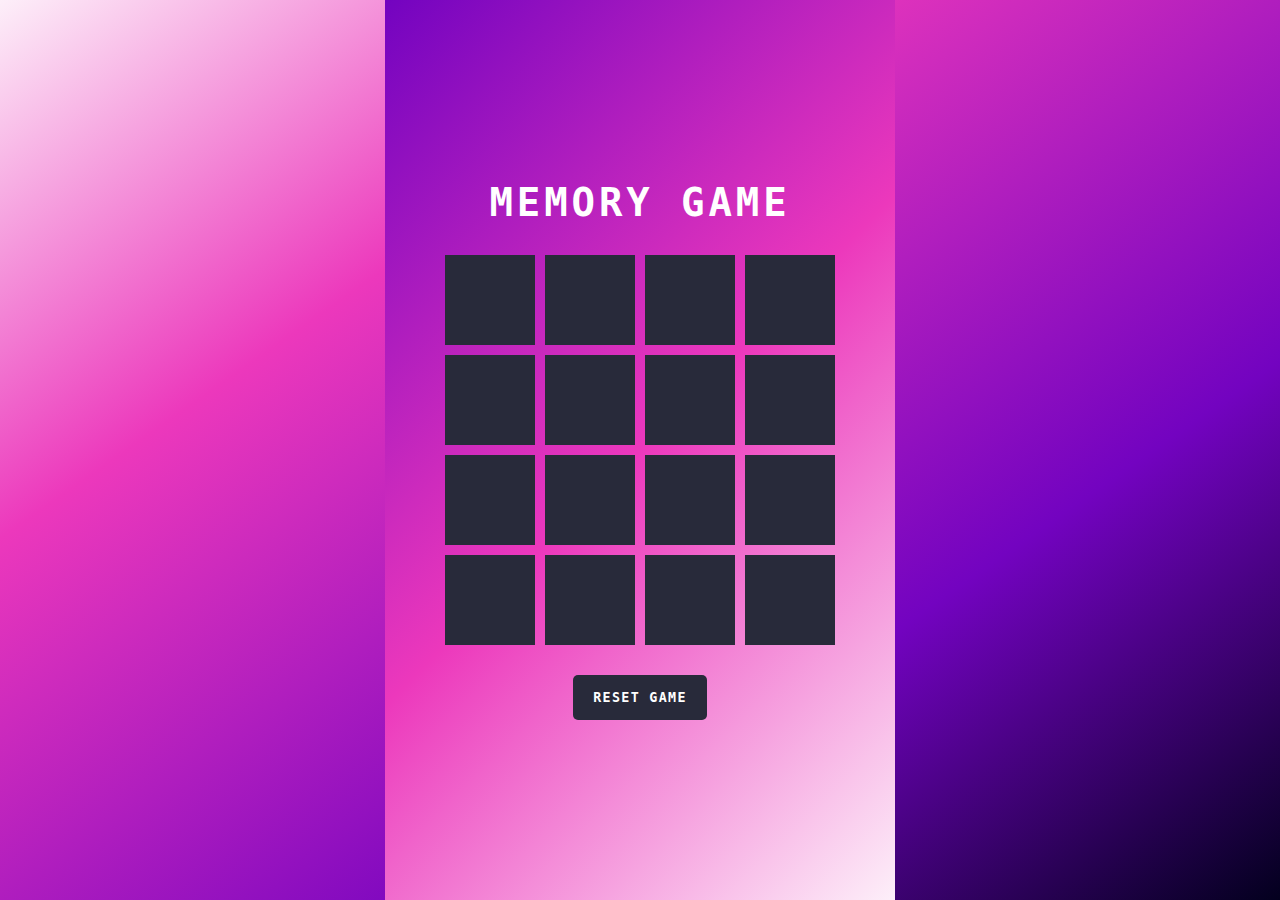
<file: Memory-Game-main/index.html>
<!DOCTYPE html>
<html lang="en">

<head>
    <meta charset="UTF-8">
    <meta http-equiv="X-UA-Compatible" content="IE=edge">
    <meta name="viewport" content="width=device-width, initial-scale=1.0">
    <title>Memory Game with JavaScript</title>
    <link rel="stylesheet" href="style.css">
    <script src="script.js" defer></script>
</head>

<body>
    <div class="game-container" id="contain">
        <h1>Memory Game</h1>
        <div class="game"></div>
        <button onclick="window.location.reload()" class="reset">Reset Game</button>
    </div>
</body>

<script src="script.js"></script>
</html>
</file>
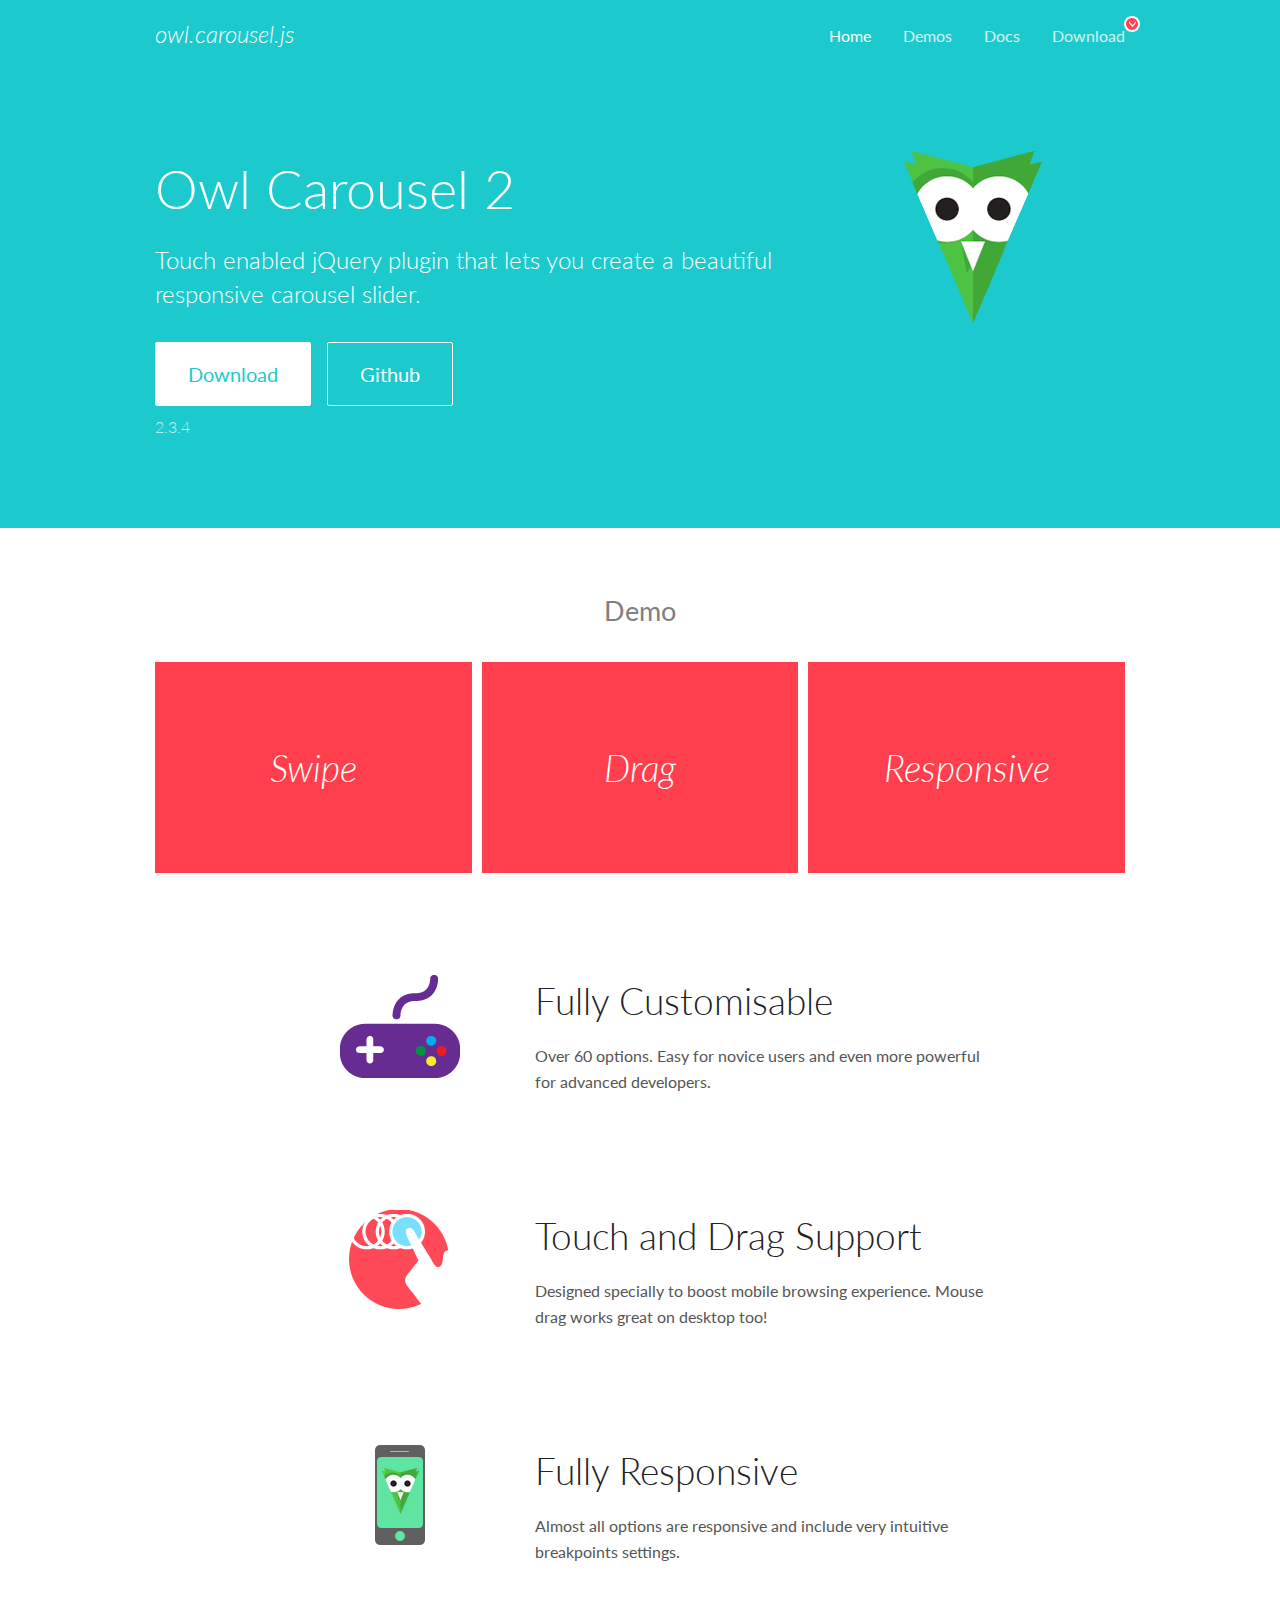
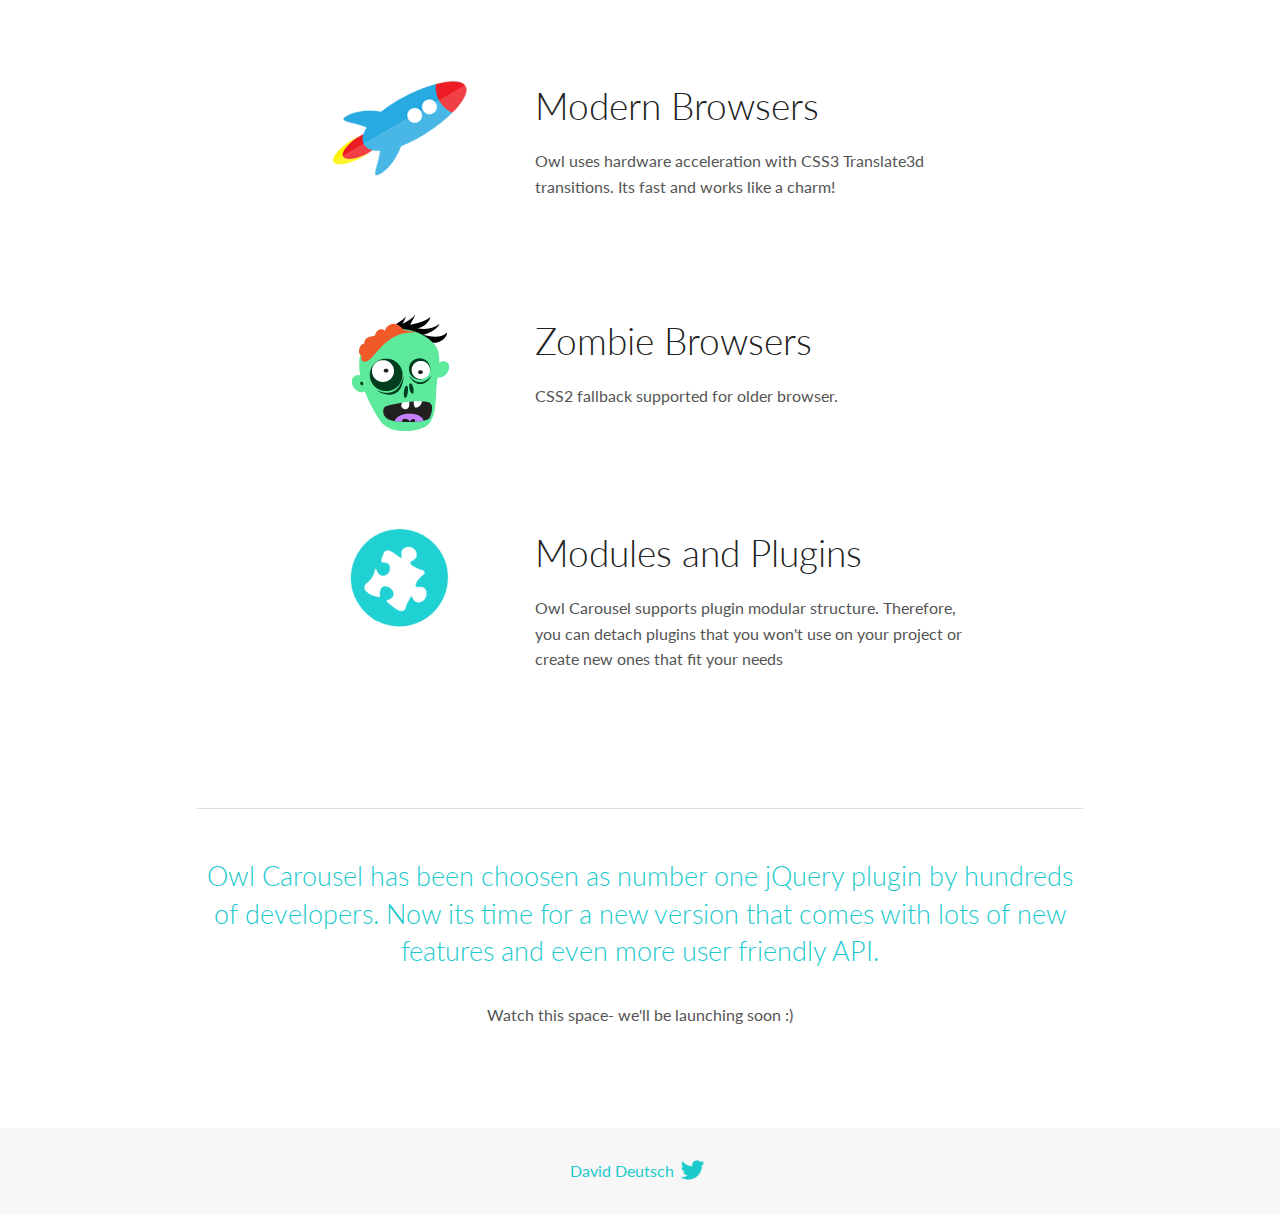
<file: OwlCarousel2-2.3.4/docs/index.html>
<!DOCTYPE html>
<html lang="en">
  <head>

    <!-- head -->
    <meta charset="utf-8">
    <meta name="msapplication-tap-highlight" content="no" />
    <meta name="viewport" content="width=device-width, initial-scale=1.0" />
    <meta name="description" content="Touch enabled jQuery plugin that lets you create beautiful responsive carousel slider.">
    <meta name="author" content="David Deutsch">
    <title>
      Home | Owl Carousel | 2.3.4
    </title>

    <!-- Stylesheets -->
    <link href='https://fonts.googleapis.com/css?family=Lato:300,400,700,400italic,300italic' rel='stylesheet' type='text/css'>
    <link rel="stylesheet" href="assets/css/docs.theme.min.css">

    <!-- Owl Stylesheets -->
    <link rel="stylesheet" href="assets/owlcarousel/assets/owl.carousel.min.css">
    <link rel="stylesheet" href="assets/owlcarousel/assets/owl.theme.default.min.css">

    <!-- HTML5 shim and Respond.js IE8 support of HTML5 elements and media queries -->

    <!--[if lt IE 9]>
      <script src="https://oss.maxcdn.com/libs/html5shiv/3.7.0/html5shiv.js"></script>
      <script src="https://oss.maxcdn.com/libs/respond.js/1.3.0/respond.min.js"></script>
    <![endif]-->

    <!-- Favicons -->
    <link rel="apple-touch-icon-precomposed" sizes="144x144" href="assets/ico/apple-touch-icon-144-precomposed.png">
    <link rel="shortcut icon" href="assets/ico/favicon.png">
    <link rel="shortcut icon" href="favicon.ico">

    <!-- Yeah i know js should not be in header. Its required for demos.-->

    <!-- javascript -->
    <script src="assets/vendors/jquery.min.js"></script>
    <script src="assets/owlcarousel/owl.carousel.js"></script>
  </head>
  <body>

    <!-- header -->
    <header class="header">
      <div class="row">
        <div class="large-12 columns">
          <div class="brand left">
            <h3>
              <a href="/OwlCarousel2/">owl.carousel.js</a> 
            </h3>
          </div>
          <a id="toggle-nav" class="right">
            <span></span> <span></span> <span></span> 
          </a> 
          <div class="nav-bar">
            <ul class="clearfix">
              <li class="active">
                <a href="/OwlCarousel2/index.html">Home</a> 
              </li>
              <li> <a href="/OwlCarousel2/demos/demos.html">Demos</a>  </li>
              <li> <a href="/OwlCarousel2/docs/started-welcome.html">Docs</a>  </li>
              <li>
                <a href="https://github.com/OwlCarousel2/OwlCarousel2/archive/2.3.4.zip">Download</a> 
                <span class="download"></span> 
              </li>
            </ul>
          </div>
        </div>
      </div>
    </header>

    <!-- home panel -->
    <section id="hero">
      <div class="row">
        <div class="large-8 medium-8 columns">
          <h1>Owl Carousel 2</h1>
          <h4>Touch enabled jQuery plugin that lets you create a beautiful responsive carousel slider.</h4>
          <a href="https://github.com/OwlCarousel2/OwlCarousel2/archive/2.3.4.zip" class="hero-button">Download</a> 
          <a href="https://github.com/OwlCarousel2/OwlCarousel2" class="hero-button outline">Github</a> 
          <p>2.3.4</p>
        </div>
        <div class="large-4 medium-4 columns">
          <img class="owl-logo" src="assets/img/owl-logo.png" alt="mr. Owl">
        </div>
      </div>
    </section>

    <!-- body -->
    <div class="home-demo">
      <div class="row">
        <div class="large-12 columns">
          <h3>Demo</h3>
          <div class="owl-carousel">
            <div class="item">
              <h2>Swipe</h2>
            </div>
            <div class="item">
              <h2>Drag</h2>
            </div>
            <div class="item">
              <h2>Responsive</h2>
            </div>
            <div class="item">
              <h2>CSS3</h2>
            </div>
            <div class="item">
              <h2>Fast</h2>
            </div>
            <div class="item">
              <h2>Easy</h2>
            </div>
            <div class="item">
              <h2>Free</h2>
            </div>
            <div class="item">
              <h2>Upgradable</h2>
            </div>
            <div class="item">
              <h2>Tons of options</h2>
            </div>
            <div class="item">
              <h2>Infinity</h2>
            </div>
            <div class="item">
              <h2>Auto Width</h2>
            </div>
          </div>
        </div>
      </div>
    </div>
    <script>
      var owl = $('.owl-carousel');
      owl.owlCarousel({
        margin: 10,
        loop: true,
        responsive: {
          0: {
            items: 1
          },
          600: {
            items: 2
          },
          1000: {
            items: 3
          }
        }
      })
    </script>

    <!-- features -->
    <div id="features">
      <div class="row">
        <div class="small-12 medium-9 small-centered columns">
          <section class="row feature">
            <div class="medium-4 small-12 columns">
              <img src="assets/img/feature-options.png" alt="">
            </div>
            <div class="medium-8 small-12 columns">
              <h2>Fully Customisable</h2>
              <p>Over 60 options. Easy for novice users and even more powerful for advanced developers.</p>
            </div>
          </section>
          <section class="row feature">
            <div class="medium-4 small-12 columns">
              <img src="assets/img/feature-drag.png" alt="">
            </div>
            <div class="medium-8 small-12 columns">
              <h2>Touch and Drag Support</h2>
              <p>Designed specially to boost mobile browsing experience. Mouse drag works great on desktop too!</p>
            </div>
          </section>
          <section class="row feature">
            <div class="medium-4 small-12 columns">
              <img src="assets/img/feature-responsive.png" alt="">
            </div>
            <div class="medium-8 small-12 columns">
              <h2>Fully Responsive</h2>
              <p>Almost all options are responsive and include very intuitive breakpoints settings.</p>
            </div>
          </section>
          <section class="row feature">
            <div class="medium-4 small-12 columns">
              <img src="assets/img/feature-modern.png" alt="">
            </div>
            <div class="medium-8 small-12 columns">
              <h2>Modern Browsers</h2>
              <p>Owl uses hardware acceleration with CSS3 Translate3d transitions. Its fast and works like a charm! </p>
            </div>
          </section>
          <section class="row feature">
            <div class="medium-4 small-12 columns">
              <img src="assets/img/feature-zombie.png" alt="">
            </div>
            <div class="medium-8 small-12 columns">
              <h2>Zombie Browsers</h2>
              <p>CSS2 fallback supported for older browser.</p>
            </div>
          </section>
          <section class="row feature">
            <div class="medium-4 small-12 columns">
              <img src="assets/img/feature-module.png" alt="">
            </div>
            <div class="medium-8 small-12 columns">
              <h2>Modules and Plugins</h2>
              <p>Owl Carousel supports plugin modular structure. Therefore, you can detach plugins that you won&#x27;t use on your project or create new ones that fit your needs</p>
            </div>
          </section>
        </div>
      </div>
    </div>

    <!-- footer -->
    <section id="teaser-text">
      <div class="row">
        <div class="small-12 medium-11 small-centered columns">
          <hr>
          <h3 id="owl-carousel-has-been-choosen-as-number-one-jquery-plugin-by-hundreds-of-developers-now-its-time-for-a-new-version-that-comes-with-lots-of-new-features-and-even-more-user-friendly-api-">Owl Carousel has been choosen as number one jQuery plugin by hundreds of developers. Now its time for a new version that comes with lots of new features and even more user friendly API.</h3>
          <p>Watch this space- we&#39;ll be launching soon :)</p>
        </div>
      </div>
    </section>

    <!-- footer -->
    <footer class="footer">
      <div class="row">
        <div class="large-12 columns">
          <h5>
            <a href="/OwlCarousel2/docs/support-contact.html">David Deutsch</a> 
            <a id="custom-tweet-button" href="https://twitter.com/share?url=https://github.com/OwlCarousel2/OwlCarousel2&text=Owl Carousel - This is so awesome! " target="_blank"></a> 
          </h5>
        </div>
      </div>
    </footer>

    <!-- vendors -->
    <script src="assets/vendors/highlight.js"></script>
    <script src="assets/js/app.js"></script>
  </body>
</html>
</file>
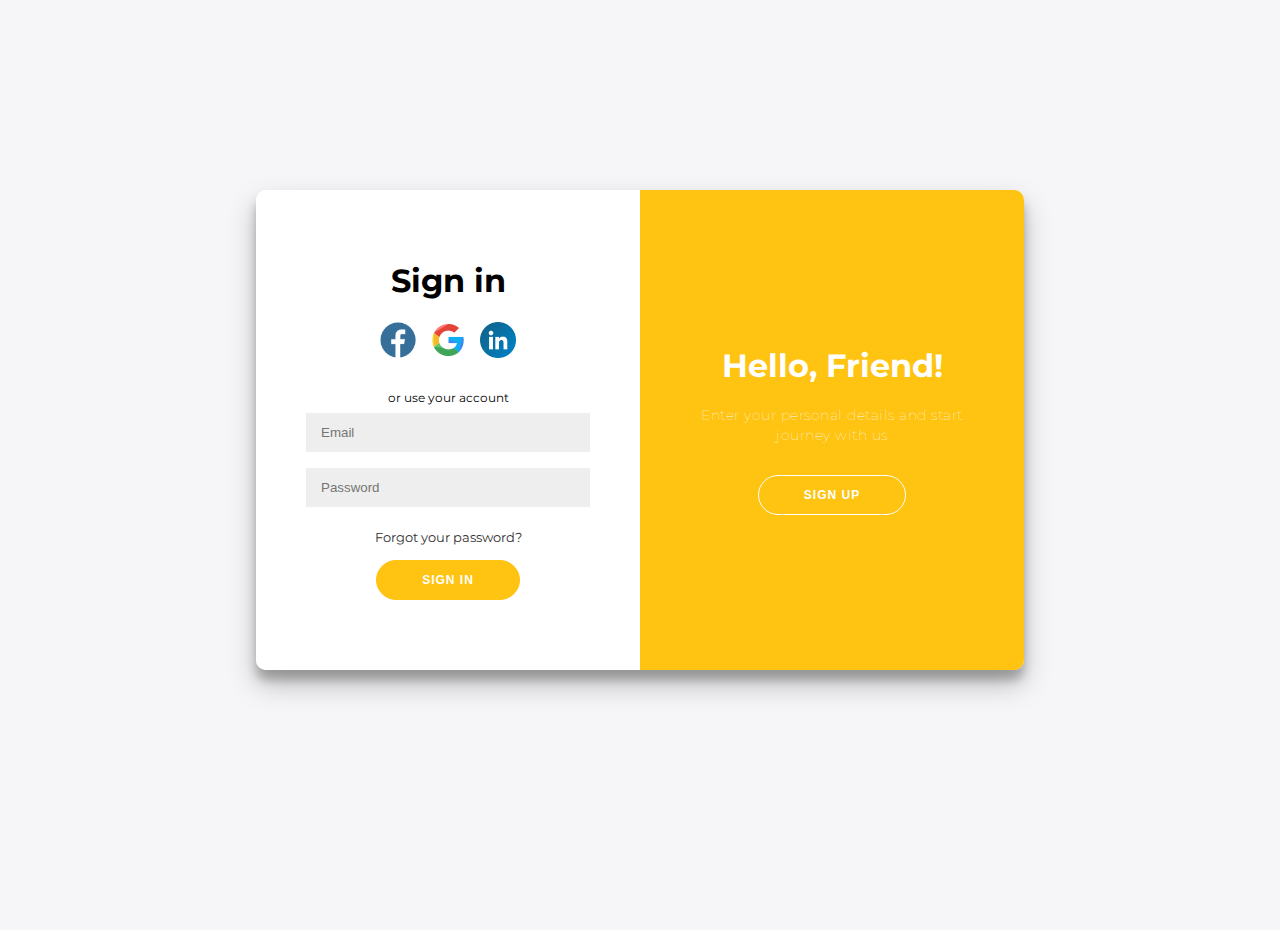
<file: loginPage/login.html>
<!DOCTYPE html>
<html lang="en">
  <head>
    <meta charset="UTF-8" />
    <meta name="viewport" content="width=device-width, initial-scale=1.0" />
    <title>Login</title>
    <link rel="stylesheet" href="style.css" />
  </head>
  <body>
    <div class="container" id="container">
      <div class="form-container sign-up-container">
        <form
          action="#"
          method="get"
          onsubmit="signupForm(event)"
          id="signupForm"
        >
          <h1>Create Account</h1>
          <div class="social-container">
            <a href="#" class=""
              ><img
                style="width: 100%"
                class="social-img"
                src="media/facebook (2).png"
                alt="facebook"
            /></a>
            <a href="#" class=""
              ><img
                style="width: 80%"
                class="social-img"
                src="media/google (2).png"
                alt="google"
            /></a>
            <a href="#" class=""
              ><img
                style="width: 90%"
                class="social-img"
                src="media/linkedin (1).png"
                alt="linkedin"
            /></a>
          </div>
          <span>or use your email for registration</span>
          <input
            type="text"
            placeholder="Name"
            name="newAccUsername"
            id="newAccUsername"
            required
          />
          <p class="errorStyle" id="errorNewUsername">
            Please enter a valid username
          </p>
          <input
            type="email"
            placeholder="Email"
            name="newAccEmail"
            id="newAccEmail"
            required
          />
          <p class="errorStyle" id="errorNewEmail">
            Please ease enter a valid email
          </p>
          <input
            type="password"
            placeholder="Password"
            name="newAccPassword"
            id="newAccPassword"
            required
          />
          <p class="errorStyle" id="errorNewPassword">
            Please enter a valid password
          </p>
          <div class="remember-container">
            <input
              type="checkbox"
              value="lsRememberMe"
              id="rememberMe"
              required
            />
            <label for="rememberMe">Remember me</label>
          </div>
          <button class="form-btn">Sign Up</button>
        </form>
      </div>
      <div class="form-container sign-in-container">
        <form action="" method="get" onsubmit="signinForm(event)">
          <h1>Sign in</h1>
          <div class="social-container">
            <a href="#" class=""
              ><img
                style="width: 100%"
                class="social-img"
                src="media/facebook (2).png"
                alt="facebook"
            /></a>
            <a href="#" class=""
              ><img
                style="width: 80%"
                class="social-img"
                src="media/google (2).png"
                alt="google"
            /></a>
            <a href="#" class=""
              ><img
                style="width: 90%"
                class="social-img"
                src="media/linkedin (1).png"
                alt="linkedin"
            /></a>
          </div>
          <span>or use your account</span>
          <input
            type="email"
            placeholder="Email"
            name="email"
            id="email"
            required
          />
          <p class="errorStyle" id="errorEmail">Please enter a valid email</p>
          <input
            type="password"
            placeholder="Password"
            name="password"
            id="password"
            required
          />
          <p class="errorStyle" id="errorPassword">
            Please enter a valid password
          </p>
          <a href="#">Forgot your password?</a>
          <button id="signinBtn" class="form-btn">Sign In</button>
        </form>
      </div>
      <div class="overlay-container">
        <div class="overlay">
          <div class="overlay-panel overlay-left">
            <h1>Welcome Back!</h1>
            <p>
              To keep connected with us please login with your personal info
            </p>
            <button class="ghost form-btn" id="signIn">Sign In</button>
          </div>
          <div class="overlay-panel overlay-right">
            <h1>Hello, Friend!</h1>
            <p>Enter your personal details and start journey with us</p>
            <button class="ghost form-btn" id="signUp">Sign Up</button>
          </div>
        </div>
      </div>
    </div>
    <script src="script.js"></script>
  </body>
</html>
</file>
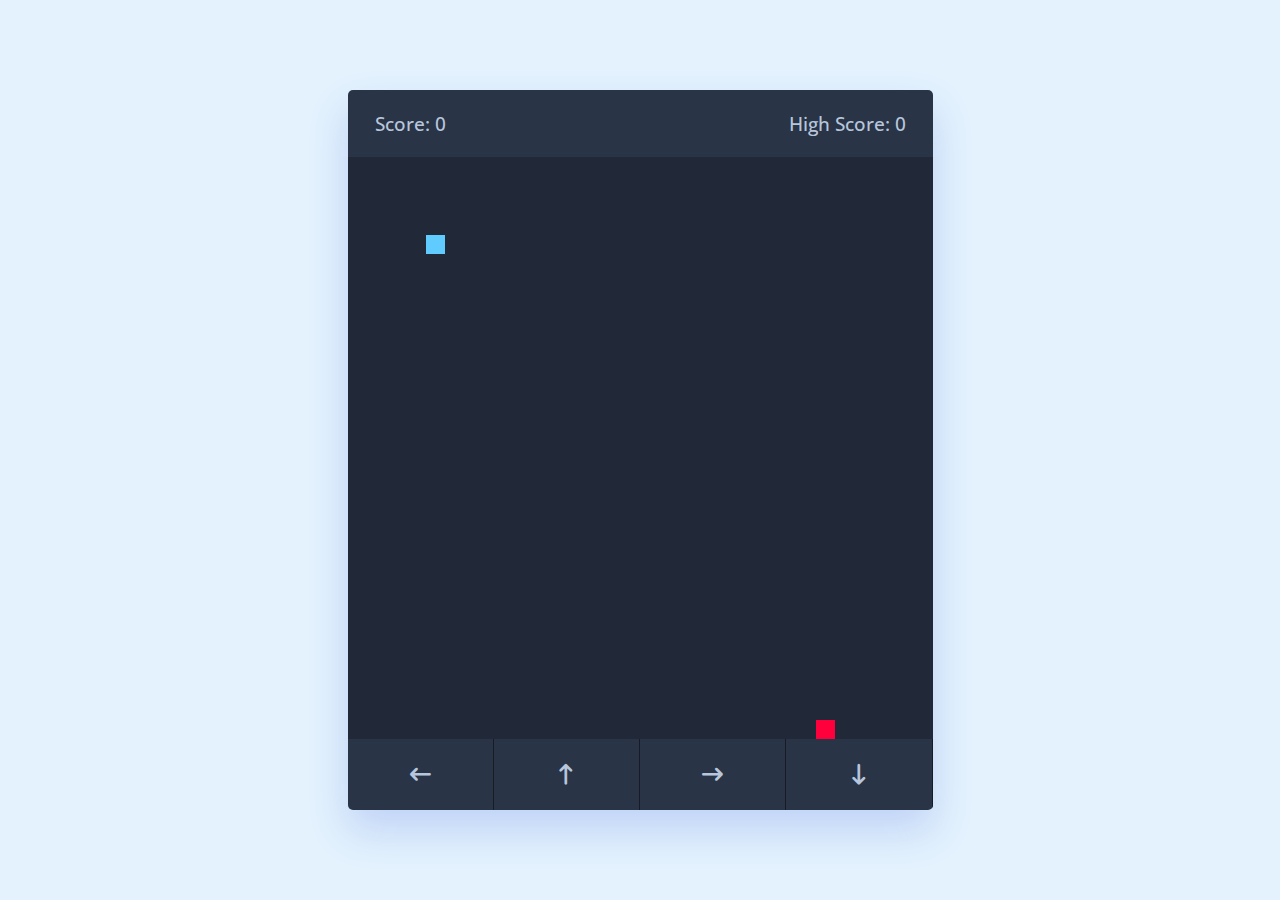
<file: snakeGame/snake.html>
<!DOCTYPE html>
<!-- Coding By CodingNepal - youtube.com/codingnepal -->
<html lang="en" dir="ltr">
  <head>
    <meta charset="utf-8">
    <title>Snake Game JavaScript | CodingNepal</title>
    <meta name="viewport" content="width=device-width, initial-scale=1.0">
    <link rel="stylesheet" href="https://cdnjs.cloudflare.com/ajax/libs/font-awesome/6.3.0/css/all.min.css">
    <link rel="stylesheet" href="snake.css">
</head>
<body>
    <div class="wrapper">
      <div class="game-details">
        <span class="score">Score: 0</span>
        <span class="high-score">High Score: 0</span>
      </div>
      <div class="play-board"></div>
      <div class="controls">
          <i data-key="ArrowLeft" class="fa-solid fa-arrow-left-long"></i>
          <i data-key="ArrowUp" class="fa-solid fa-arrow-up-long"></i>
          <i data-key="ArrowRight" class="fa-solid fa-arrow-right-long"></i>
          <i data-key="ArrowDown" class="fa-solid fa-arrow-down-long"></i>
        </div>
    </div>
    <script src="snake.js" defer></script>
  </body>
</html>
</file>
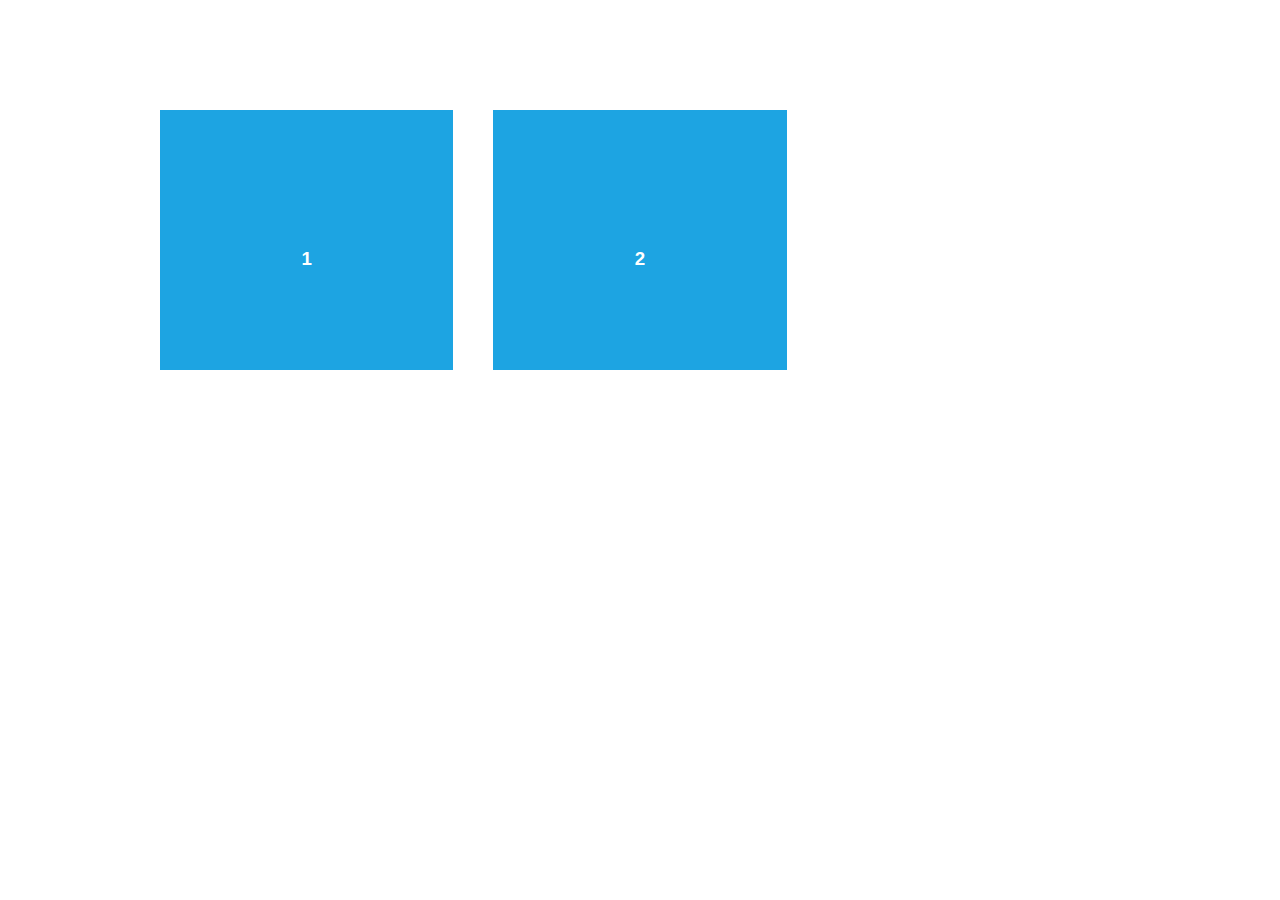
<file: aos-master/demo/async.html>
<!DOCTYPE html>
<html>
  <head>
    <meta charset="utf-8">
    <title>AOS - Animate on scroll library</title>
    <meta name="viewport" content="width=device-width">
    <link rel="stylesheet" href="css/styles.css" />
    <link rel="stylesheet" href="../dist/aos.css" />
  </head>
  <body>
    <div id="aos-demo" class="aos-all"></div>

    <script src="../dist/aos.js"></script>
    <script>
      AOS.init({
        easing: 'ease-in-out-sine'
      });

      setInterval(addItem, 300);

      var itemsCounter = 1;
      var container = document.getElementById('aos-demo');

      function addItem () {
        if (itemsCounter > 42) return;
        var item = document.createElement('div');
        item.classList.add('aos-item');
        item.setAttribute('data-aos', 'fade-up');
        item.innerHTML = '<div class="aos-item__inner"><h3>' + itemsCounter + '</h3></div>';
        container.appendChild(item);
        itemsCounter++;
      }
    </script>
  </body>
</html>
</file>
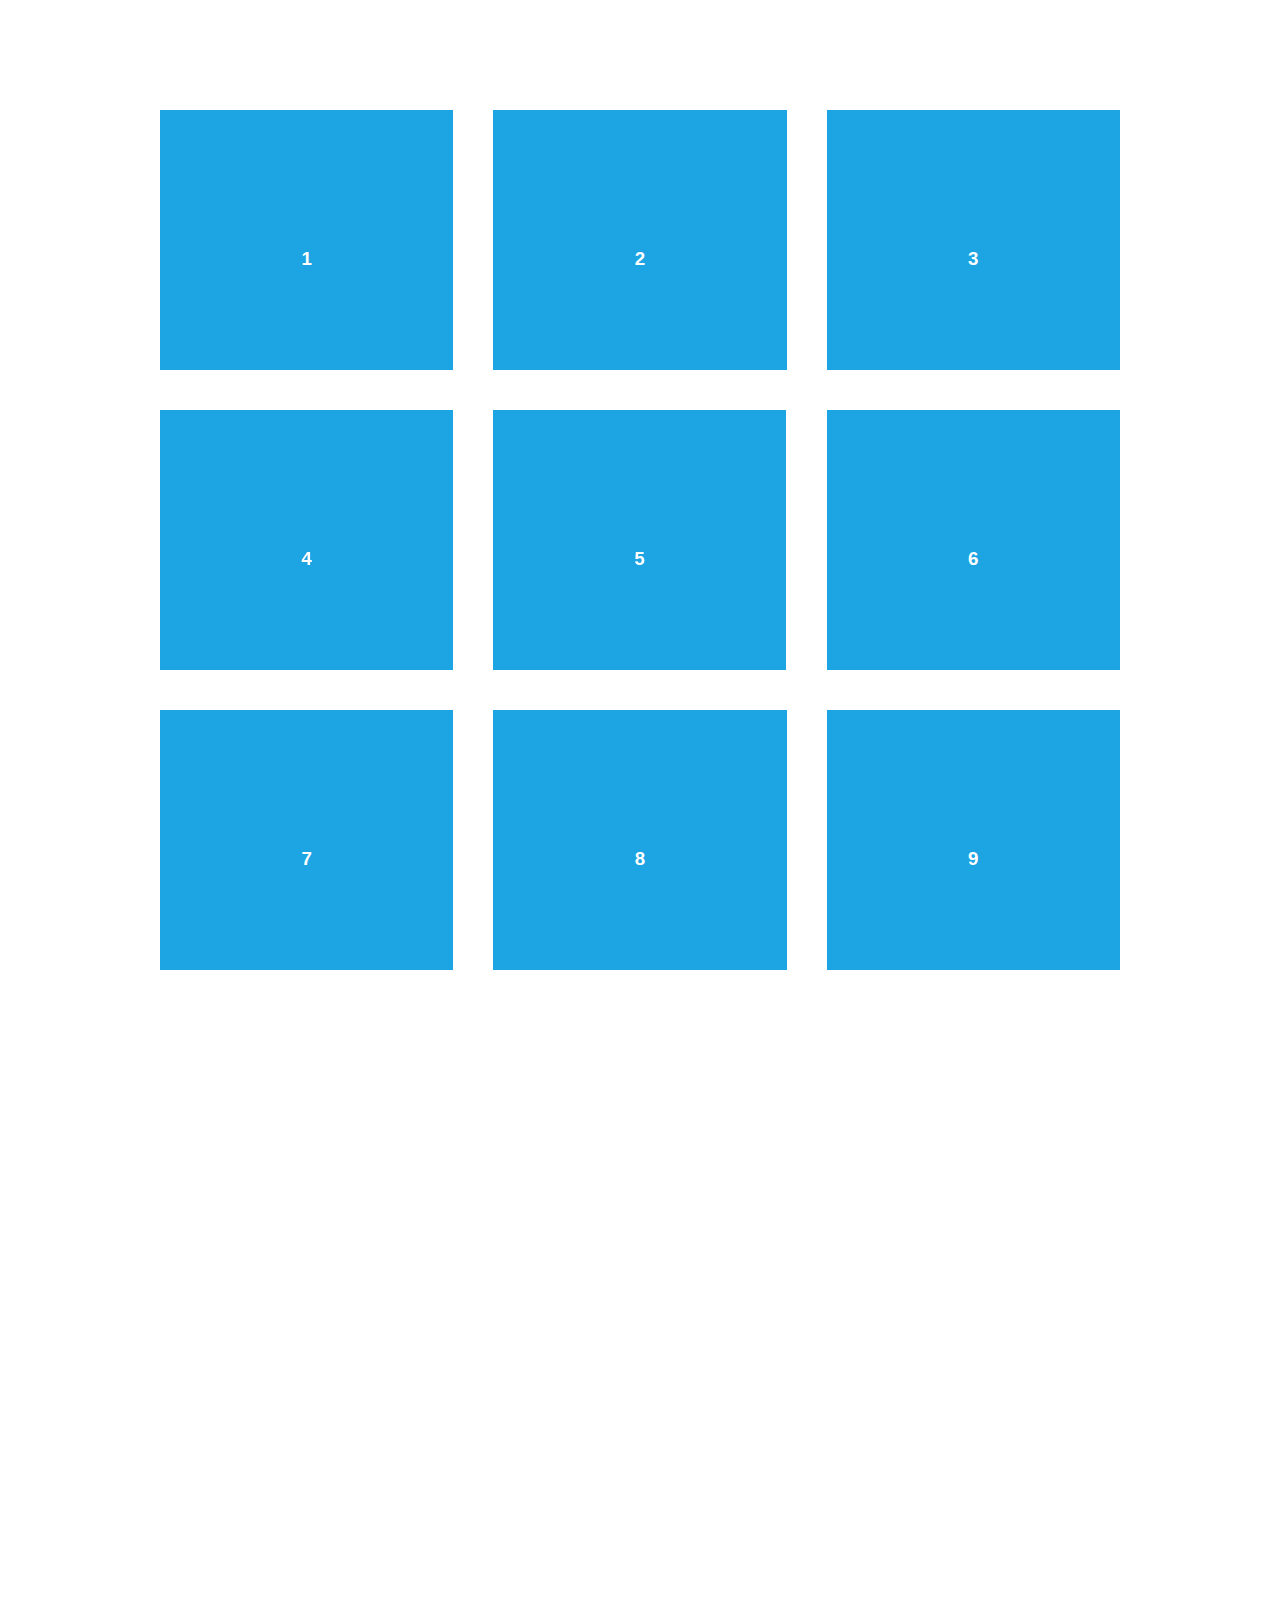
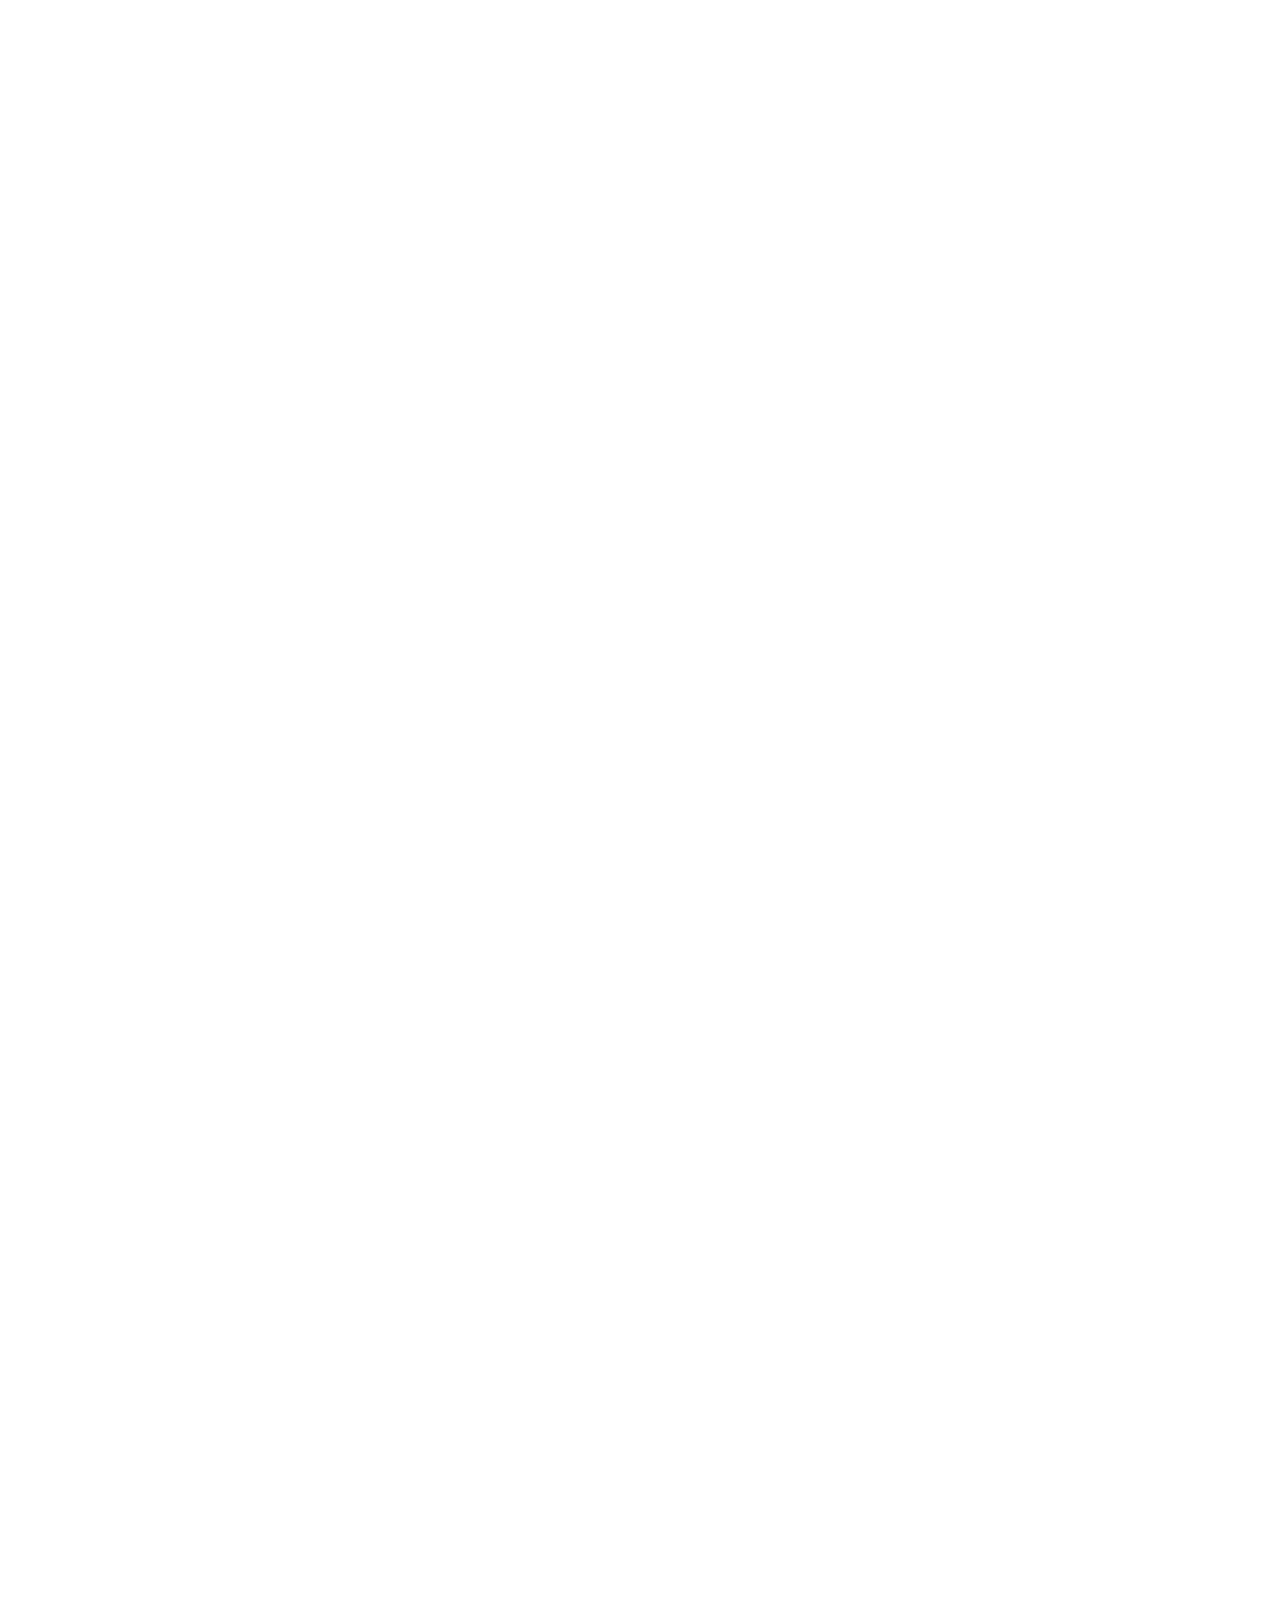
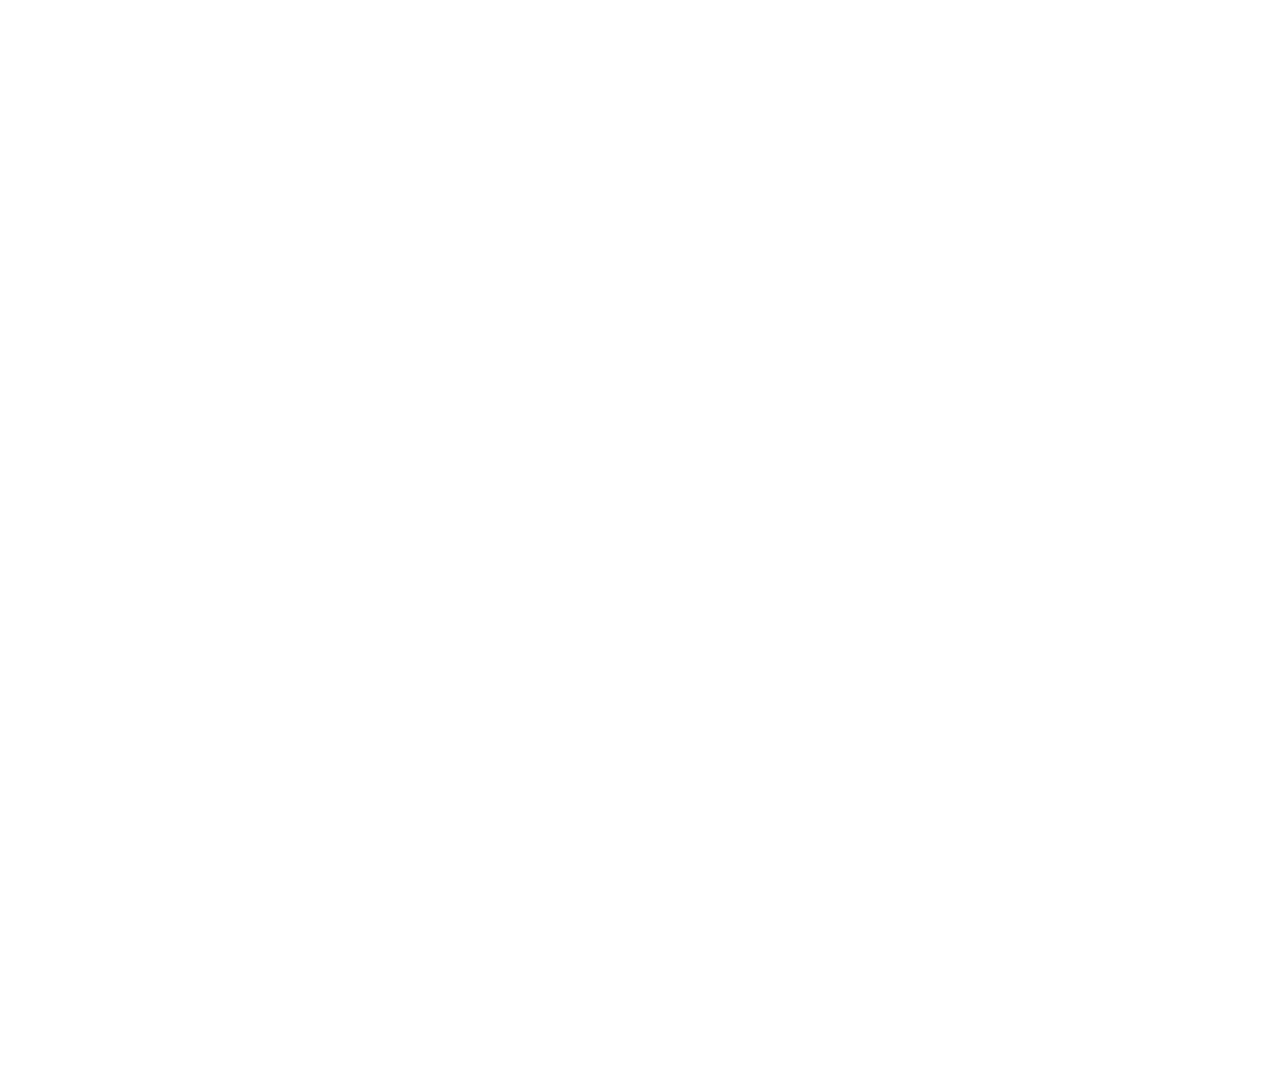
<file: aos-master/demo/simple.html>
<!DOCTYPE html>
<html>
  <head>
    <meta charset="utf-8">
    <title>AOS - Animate on scroll library</title>
    <meta name="viewport" content="width=device-width">
    <link rel="stylesheet" href="css/styles.css" />
    <link rel="stylesheet" href="../dist/aos.css" />
    <!--[if lt IE 9]>
    <script src="//html5shiv.googlecode.com/svn/trunk/html5.js"></script>
    <![endif]-->
  </head>
  <body>
    <div id="transcroller-body" class="aos-all">
      <div class="aos-item" data-aos="fade-up">
        <div class="aos-item__inner"><h3>1</h3></div>
      </div>
      <div class="aos-item" data-aos="fade-down">
        <div class="aos-item__inner"><h3>2</h3></div>
      </div>
      <div class="aos-item" data-aos="zoom-out-down">
        <div class="aos-item__inner"><h3>3</h3></div>
      </div>
      <div class="aos-item" data-aos="flip-down">
        <div class="aos-item__inner"><h3>4</h3></div>
      </div>
      <div class="aos-item" data-aos="flip-up">
        <div class="aos-item__inner"><h3>5</h3></div>
      </div>
      <div class="aos-item" data-aos="fade-down">
        <div class="aos-item__inner"><h3>6</h3></div>
      </div>
      <div class="aos-item" data-aos="fade-in">
        <div class="aos-item__inner"><h3>7</h3></div>
      </div>
      <div class="aos-item" data-aos="fade-down">
        <div class="aos-item__inner"><h3>8</h3></div>
      </div>
      <div class="aos-item" data-aos="fade-in">
        <div class="aos-item__inner"><h3>9</h3></div>
      </div>
      <div class="aos-item" data-aos="fade-down">
        <div class="aos-item__inner"><h3>10</h3></div>
      </div>
      <div class="aos-item" data-aos="fade-up">
        <div class="aos-item__inner"><h3>11</h3></div>
      </div>
      <div class="aos-item" data-aos="fade-down">
        <div class="aos-item__inner"><h3>12</h3></div>
      </div>
      <div class="aos-item" data-aos="fade-in">
        <div class="aos-item__inner"><h3>13</h3></div>
      </div>
      <div class="aos-item" data-aos="fade-up">
        <div class="aos-item__inner"><h3>14</h3></div>
      </div>
      <div class="aos-item" data-aos="fade-in">
        <div class="aos-item__inner"><h3>15</h3></div>
      </div>
      <div class="aos-item" data-aos="fade-up">
        <div class="aos-item__inner"><h3>16</h3></div>
      </div>
      <div class="aos-item" data-aos="fade-down">
        <div class="aos-item__inner"><h3>17</h3></div>
      </div>
      <div class="aos-item" data-aos="fade-up">
        <div class="aos-item__inner"><h3>18</h3></div>
      </div>
      <div class="aos-item" data-aos="zoom-out">
        <div class="aos-item__inner"><h3>19</h3></div>
      </div>
      <div class="aos-item" data-aos="fade-up">
        <div class="aos-item__inner"><h3>20</h3></div>
      </div>
      <div class="aos-item" data-aos="zoom-out">
        <div class="aos-item__inner"><h3>21</h3></div>
      </div>
      <div class="aos-item" data-aos="fade-in">
        <div class="aos-item__inner"><h3>22</h3></div>
      </div>
      <div class="aos-item" data-aos="zoom-out-up">
        <div class="aos-item__inner"><h3>23</h3></div>
      </div>
      <div class="aos-item" data-aos="zoom-out-down">
        <div class="aos-item__inner"><h3>24</h3></div>
      </div>
      <div class="aos-item" data-aos="fade-in">
        <div class="aos-item__inner"><h3>25</h3></div>
      </div>
      <div class="aos-item" data-aos="fade-in">
        <div class="aos-item__inner"><h3>26</h3></div>
      </div>
      <div class="aos-item" data-aos="fade-in">
        <div class="aos-item__inner"><h3>27</h3></div>
      </div>
      <div class="aos-item" data-aos="fade-in">
        <div class="aos-item__inner"><h3>28</h3></div>
      </div>
      <div class="aos-item" data-aos="fade-in">
        <div class="aos-item__inner"><h3>29</h3></div>
      </div>
      <div class="aos-item" data-aos="fade-in">
        <div class="aos-item__inner"><h3>30</h3></div>
      </div>
      <div class="aos-item" data-aos="fade-in">
        <div class="aos-item__inner"><h3>31</h3></div>
      </div>
      <div class="aos-item" data-aos="fade-in">
        <div class="aos-item__inner"><h3>32</h3></div>
      </div>
      <div class="aos-item" data-aos="fade-in">
        <div class="aos-item__inner"><h3>33</h3></div>
      </div>
      <div class="aos-item" data-aos="fade-in">
        <div class="aos-item__inner"><h3>34</h3></div>
      </div>
      <div class="aos-item" data-aos="fade-in">
        <div class="aos-item__inner"><h3>35</h3></div>
      </div>
      <div class="aos-item" data-aos="fade-in">
        <div class="aos-item__inner"><h3>36</h3></div>
      </div>
      <div class="aos-item" data-aos="fade-in">
        <div class="aos-item__inner"><h3>37</h3></div>
      </div>
      <div class="aos-item" data-aos="fade-in">
        <div class="aos-item__inner"><h3>38</h3></div>
      </div>
      <div class="aos-item" data-aos="fade-in">
        <div class="aos-item__inner"><h3>39</h3></div>
      </div>
      <div class="aos-item" data-aos="fade-in">
        <div class="aos-item__inner"><h3>40</h3></div>
      </div>
      <div class="aos-item" data-aos="fade-in">
        <div class="aos-item__inner"><h3>41</h3></div>
      </div>
      <div class="aos-item" data-aos="fade-in">
        <div class="aos-item__inner"><h3>42</h3></div>
      </div>
    </div>

    <script src="../dist/aos.js"></script>
    <script>
      AOS.init({
        easing: 'ease-in-out-sine'
      });
    </script>

    <!-- <script src="//cdnjs.cloudflare.com/ajax/libs/require.js/2.1.11/require.min.js"></script>
    <script>
      requirejs.config({
          baseUrl: '../dist',
      });

      require(['aos'], function(AOS){
          AOS.init({
              easing: 'ease-in-out-sine'
          });
      });
    </script> -->
  </body>
</html>
</file>
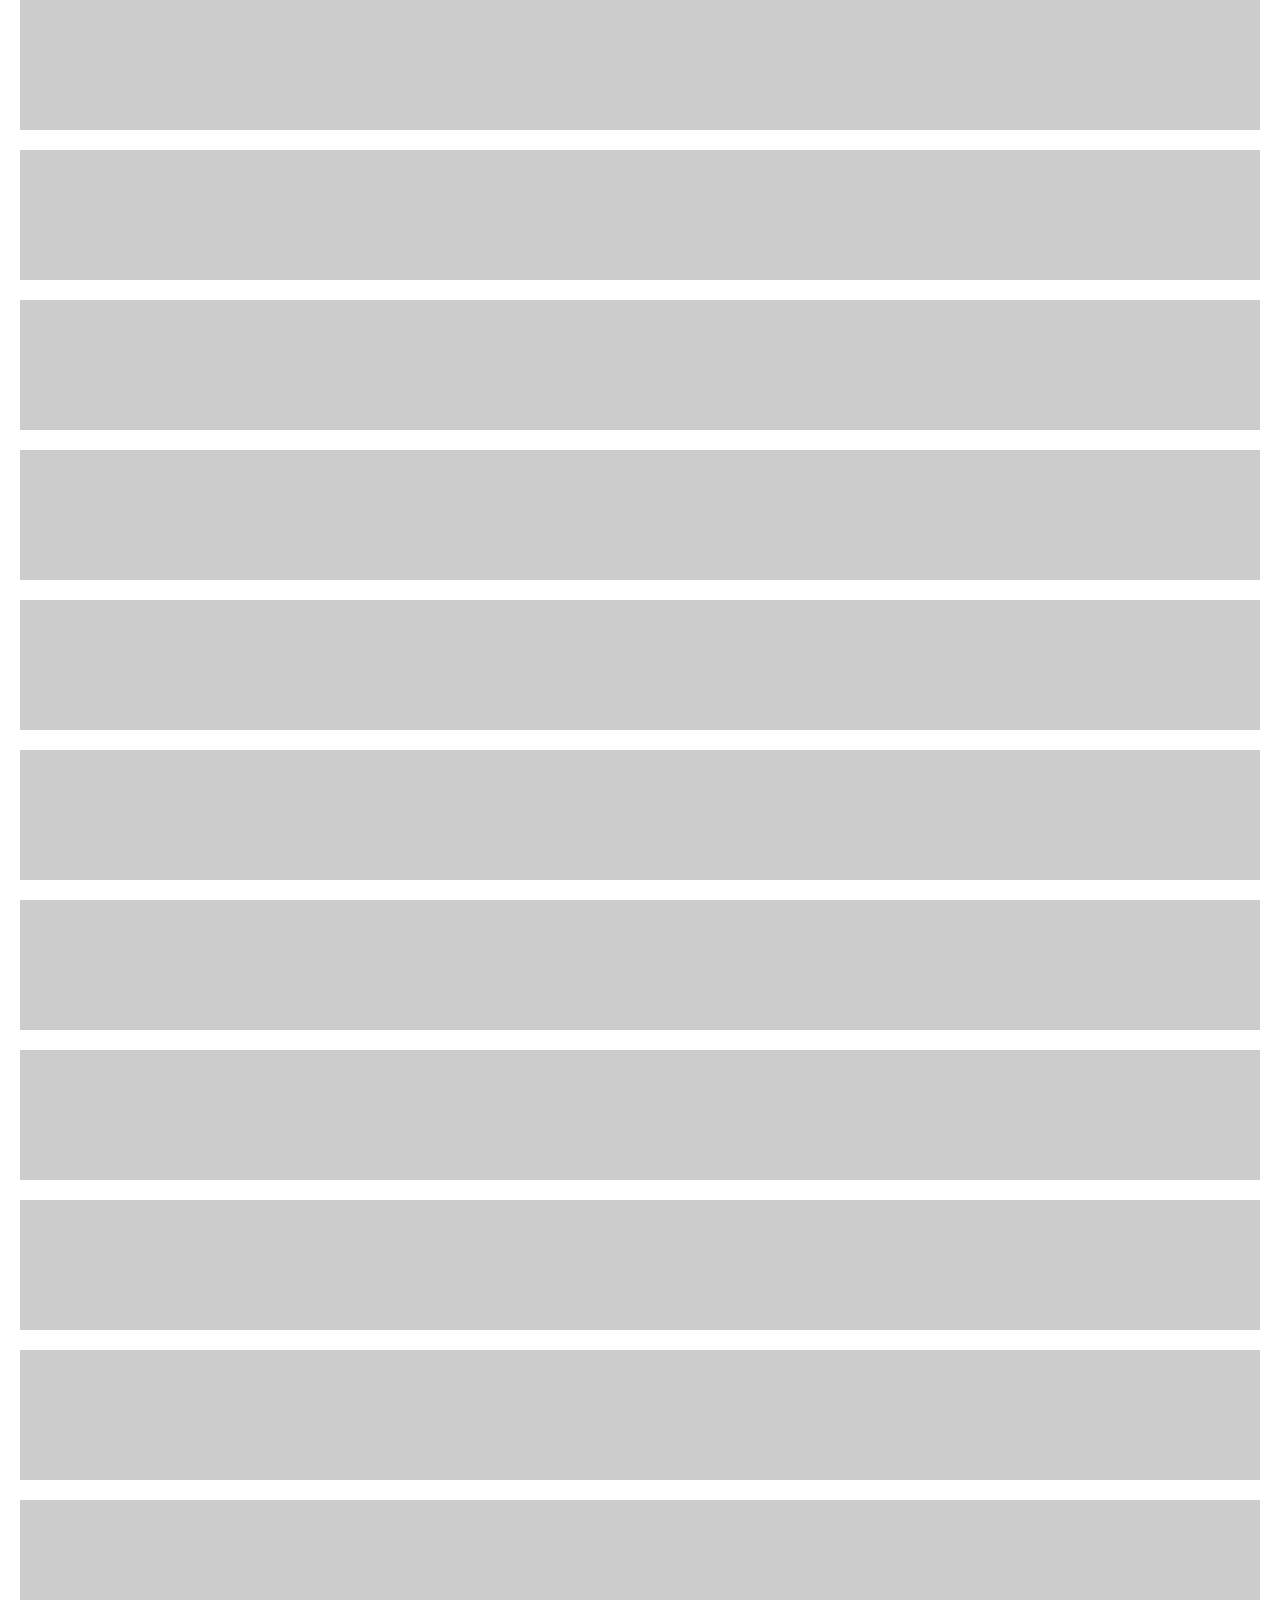
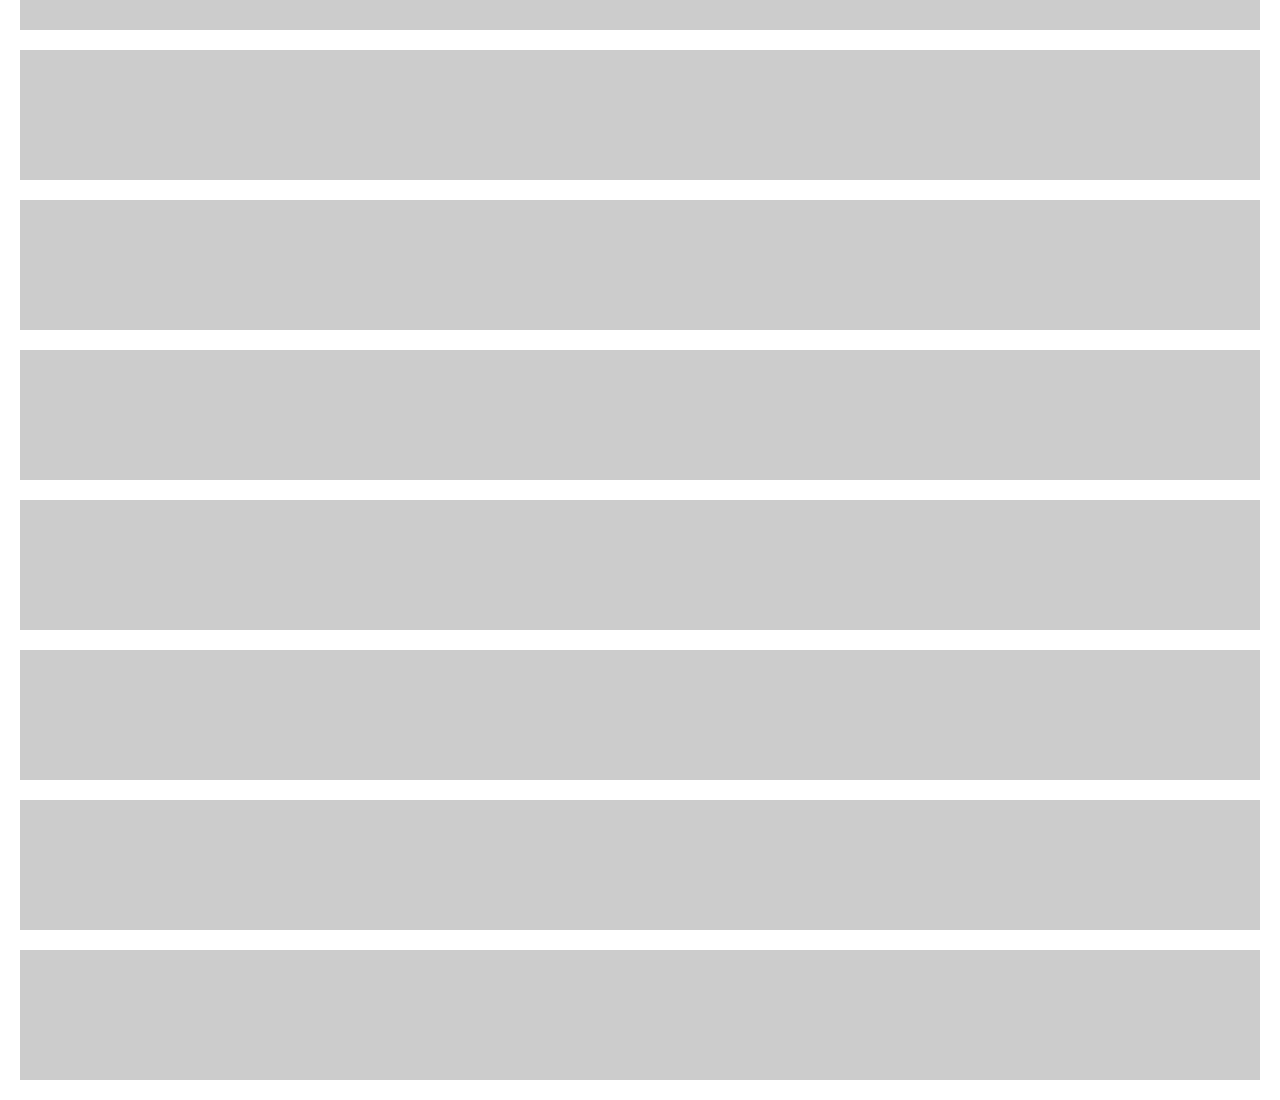
<file: aos-master/test/fixtures/aos-offset.fixture.html>
<!DOCTYPE html>
<html>
  <head>
    <title></title>
    <style type="text/css">
      * {box-sizing: border-box;}
      body {
        margin: 0; padding: 0 20px; text-align: center;
      }
      .aos-item {
        width: 100%; height: 130px; margin: 0 0 20px 0; background: #ccc;
      }
    </style>
  </head>
  <body class="body">
    <div class="aos-item aos-item--1" data-aos-offset="50" data-aos="fade"></div>
    <div class="aos-item aos-item--2" data-aos-offset="50" data-aos="fade-up"></div>
    <div class="aos-item aos-item--3" data-aos-offset="50" data-aos="fade-down"></div>
    <div class="aos-item aos-item--4" data-aos-offset="50" data-aos="fade-left"></div>
    <div class="aos-item aos-item--5" data-aos-offset="50" data-aos="fade-right"></div>
    <div class="aos-item aos-item--6" data-aos-offset="50" data-aos="flip-up"></div>
    <div class="aos-item aos-item--7" data-aos-offset="50" data-aos="flip-down"></div>
    <div class="aos-item aos-item--8" data-aos-offset="50" data-aos="flip-left"></div>
    <div class="aos-item aos-item--9" data-aos-offset="50" data-aos="flip-right"></div>
    <div class="aos-item aos-item--10" data-aos-offset="50" data-aos="zoom-in"></div>
    <div class="aos-item aos-item--11" data-aos-offset="50" data-aos="zoom-in-up"></div>
    <div class="aos-item aos-item--12" data-aos-offset="50" data-aos="zoom-in-down"></div>
    <div class="aos-item aos-item--13" data-aos-offset="50" data-aos="zoom-in-left"></div>
    <div class="aos-item aos-item--14" data-aos-offset="50" data-aos="zoom-in-right"></div>
    <div class="aos-item aos-item--15" data-aos-offset="50" data-aos="slide-up"></div>
    <div class="aos-item aos-item--16" data-aos-offset="50" data-aos="slide-down"></div>
    <div class="aos-item aos-item--17" data-aos-offset="50" data-aos="slide-left"></div>
    <div class="aos-item aos-item--18" data-aos-offset="50" data-aos="slide-right"></div>
  </body>
</html>
</file>
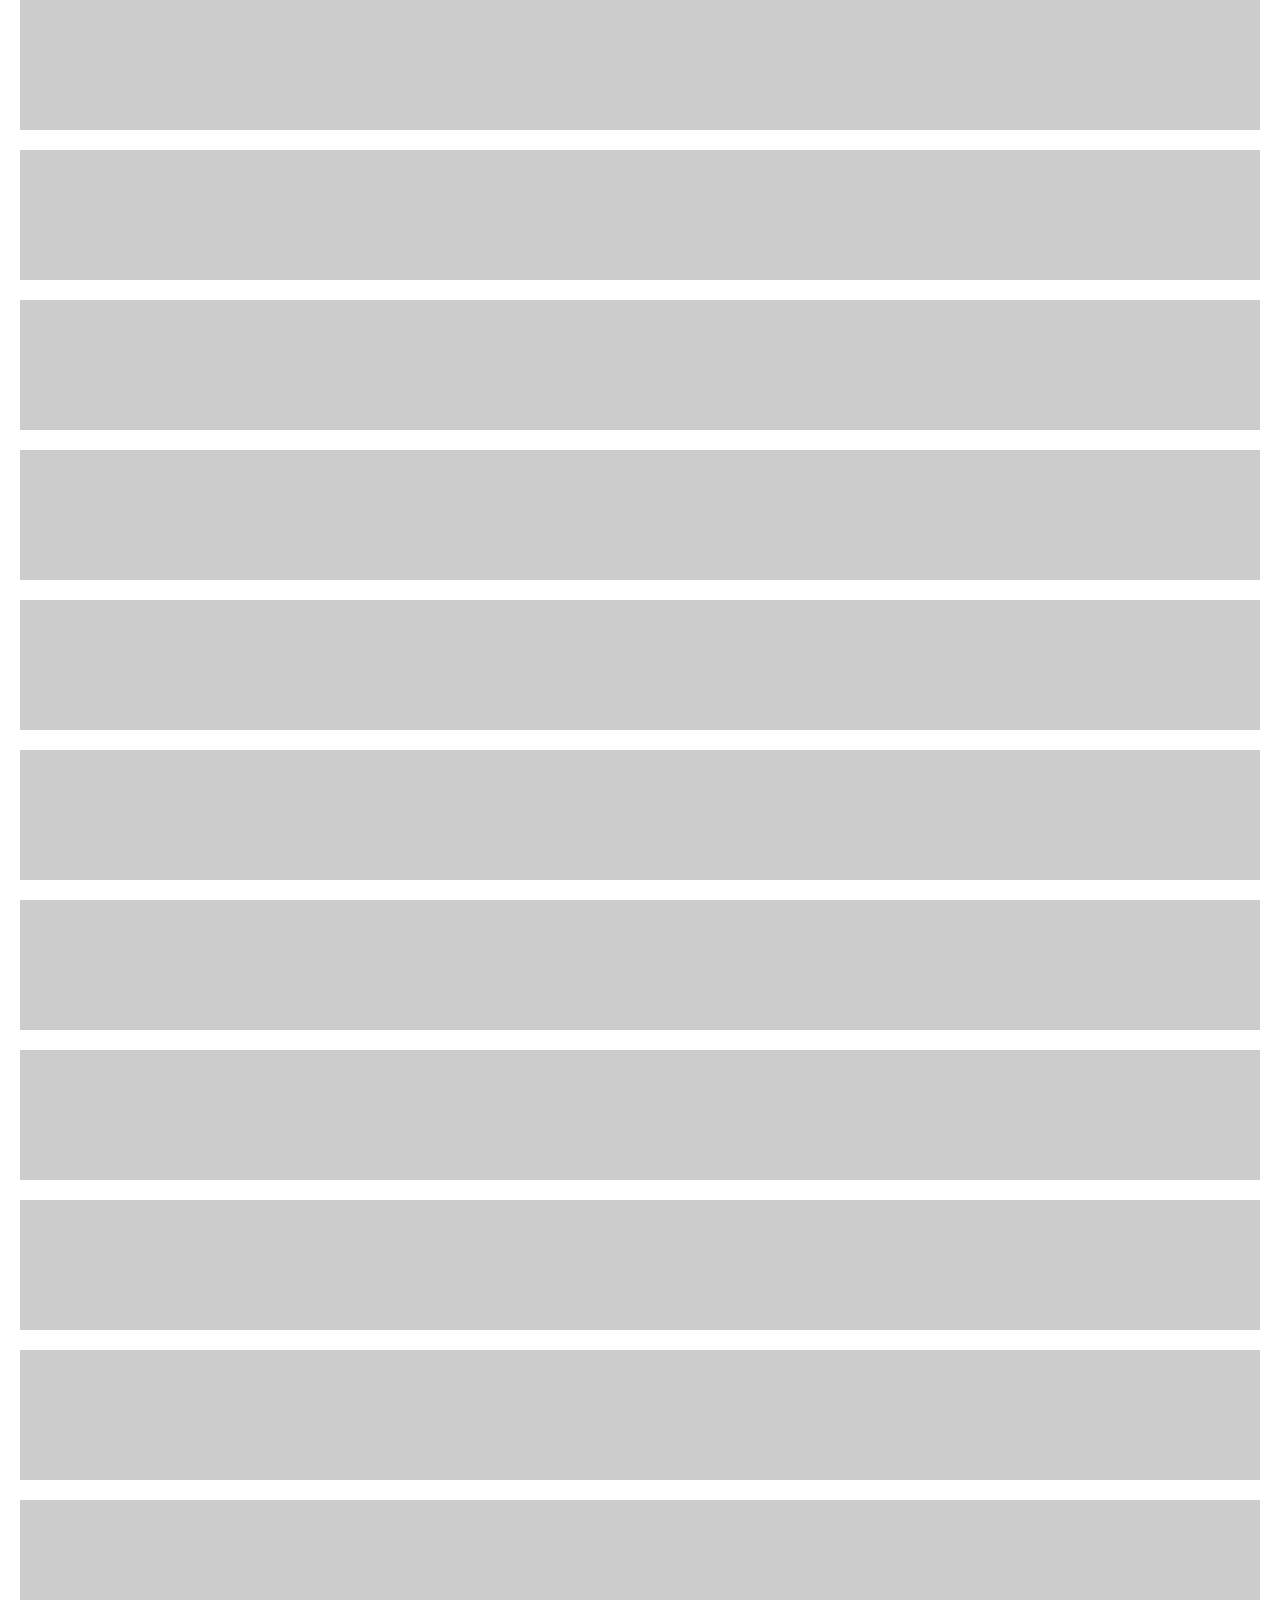
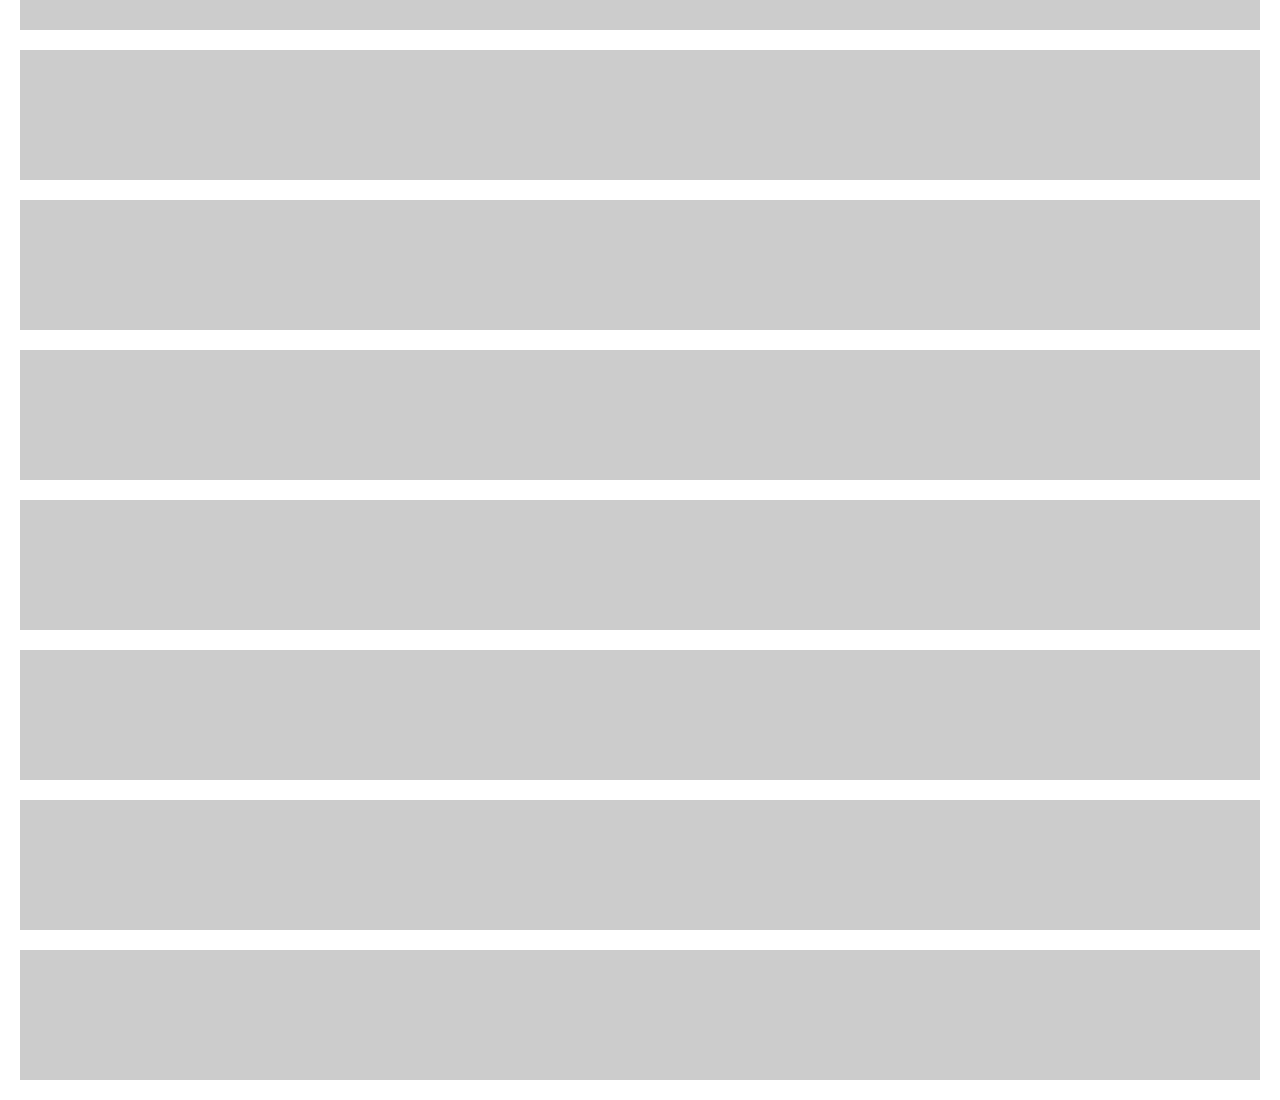
<file: aos-master/test/fixtures/aos.fixture.html>
<!DOCTYPE html>
<html>
  <head>
    <title></title>
    <style type="text/css">
      * {box-sizing: border-box;}
      body {
        margin: 0; padding: 0 20px; text-align: center;
      }
      .aos-item {
        width: 100%; height: 130px; margin: 0 0 20px 0; background: #ccc;
      }
    </style>
  </head>
  <body class="body">
    <div class="aos-item aos-item--1" data-aos="fade"></div>
    <div class="aos-item aos-item--2" data-aos="fade-up"></div>
    <div class="aos-item aos-item--3" data-aos="fade-down"></div>
    <div class="aos-item aos-item--4" data-aos="fade-left"></div>
    <div class="aos-item aos-item--5" data-aos="fade-right"></div>
    <div class="aos-item aos-item--6" data-aos="flip-up"></div>
    <div class="aos-item aos-item--7" data-aos="flip-down"></div>
    <div class="aos-item aos-item--8" data-aos="flip-left"></div>
    <div class="aos-item aos-item--9" data-aos="flip-right"></div>
    <div class="aos-item aos-item--10" data-aos="zoom-in"></div>
    <div class="aos-item aos-item--11" data-aos="zoom-in-up"></div>
    <div class="aos-item aos-item--12" data-aos="zoom-in-down"></div>
    <div class="aos-item aos-item--13" data-aos="zoom-in-left"></div>
    <div class="aos-item aos-item--14" data-aos="zoom-in-right"></div>
    <div class="aos-item aos-item--15" data-aos="slide-up"></div>
    <div class="aos-item aos-item--16" data-aos="slide-down"></div>
    <div class="aos-item aos-item--17" data-aos="slide-left"></div>
    <div class="aos-item aos-item--18" data-aos="slide-right"></div>
  </body>
</html>
</file>
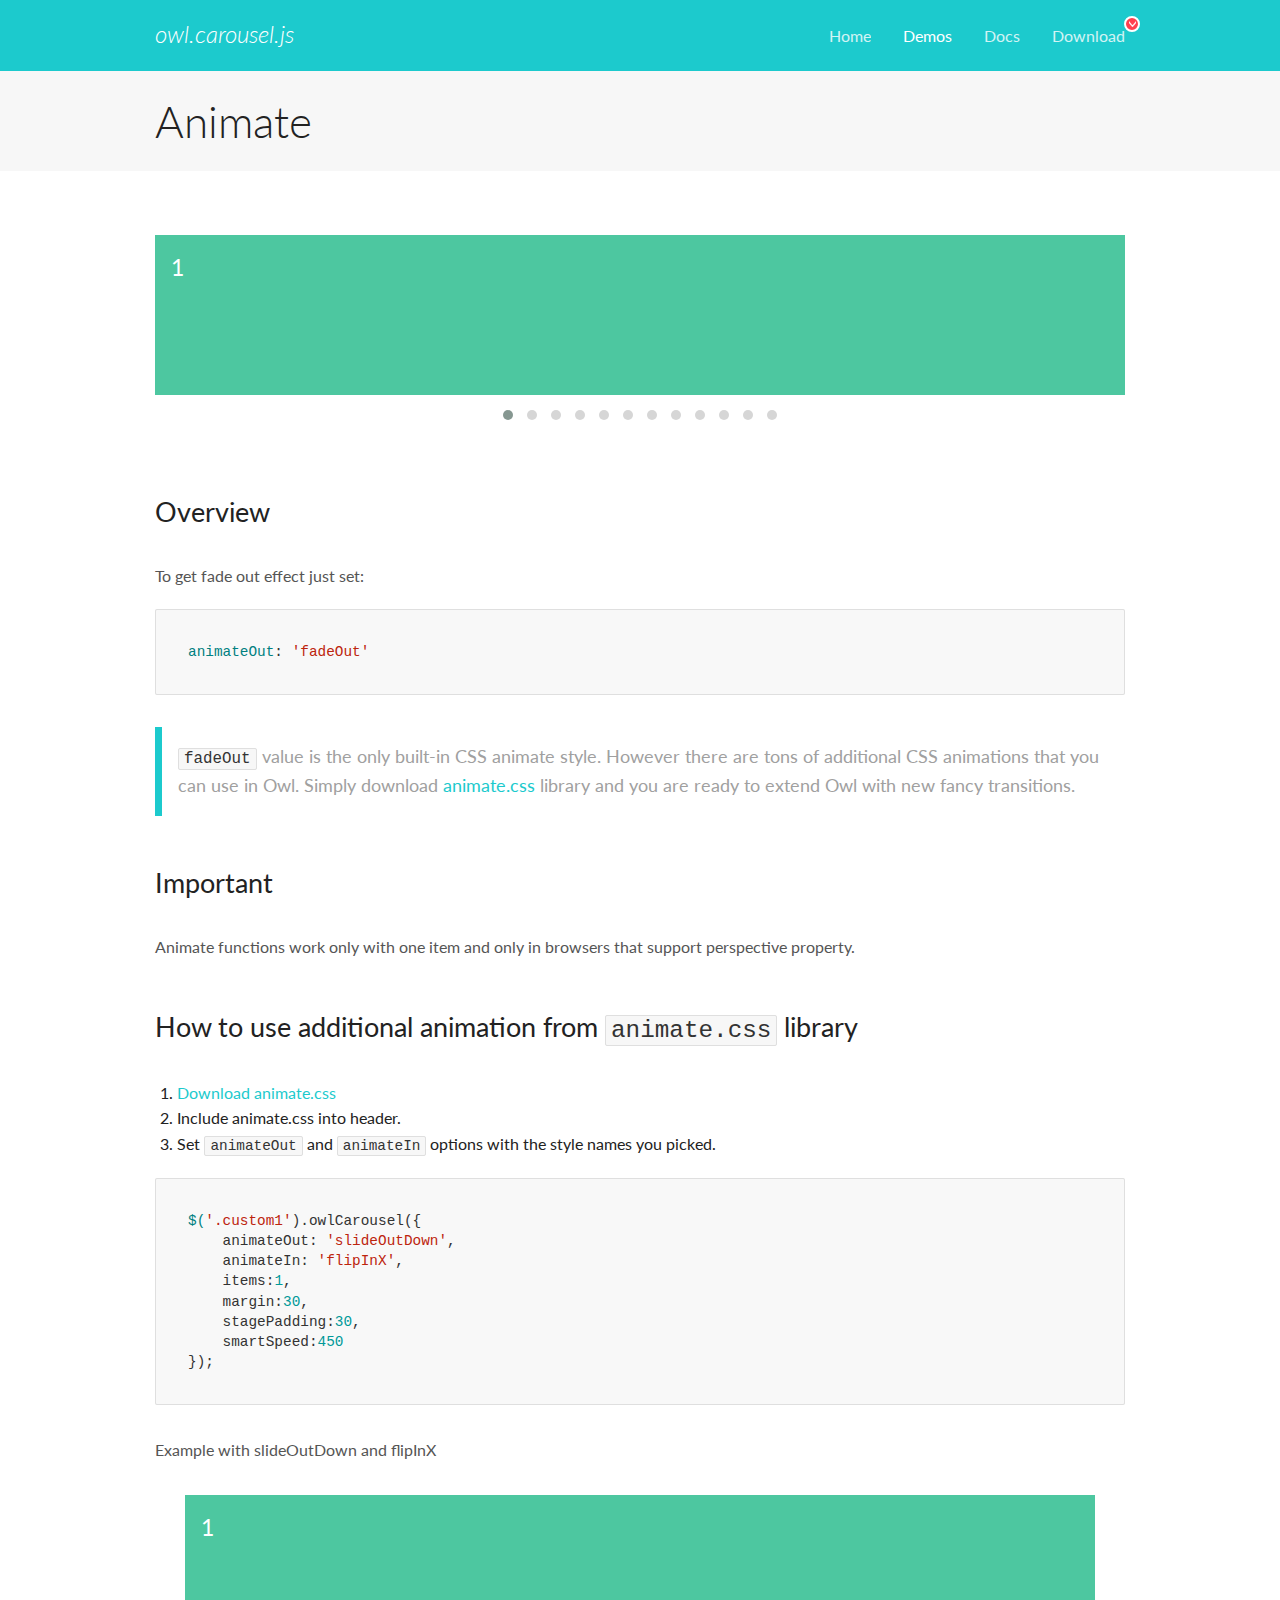
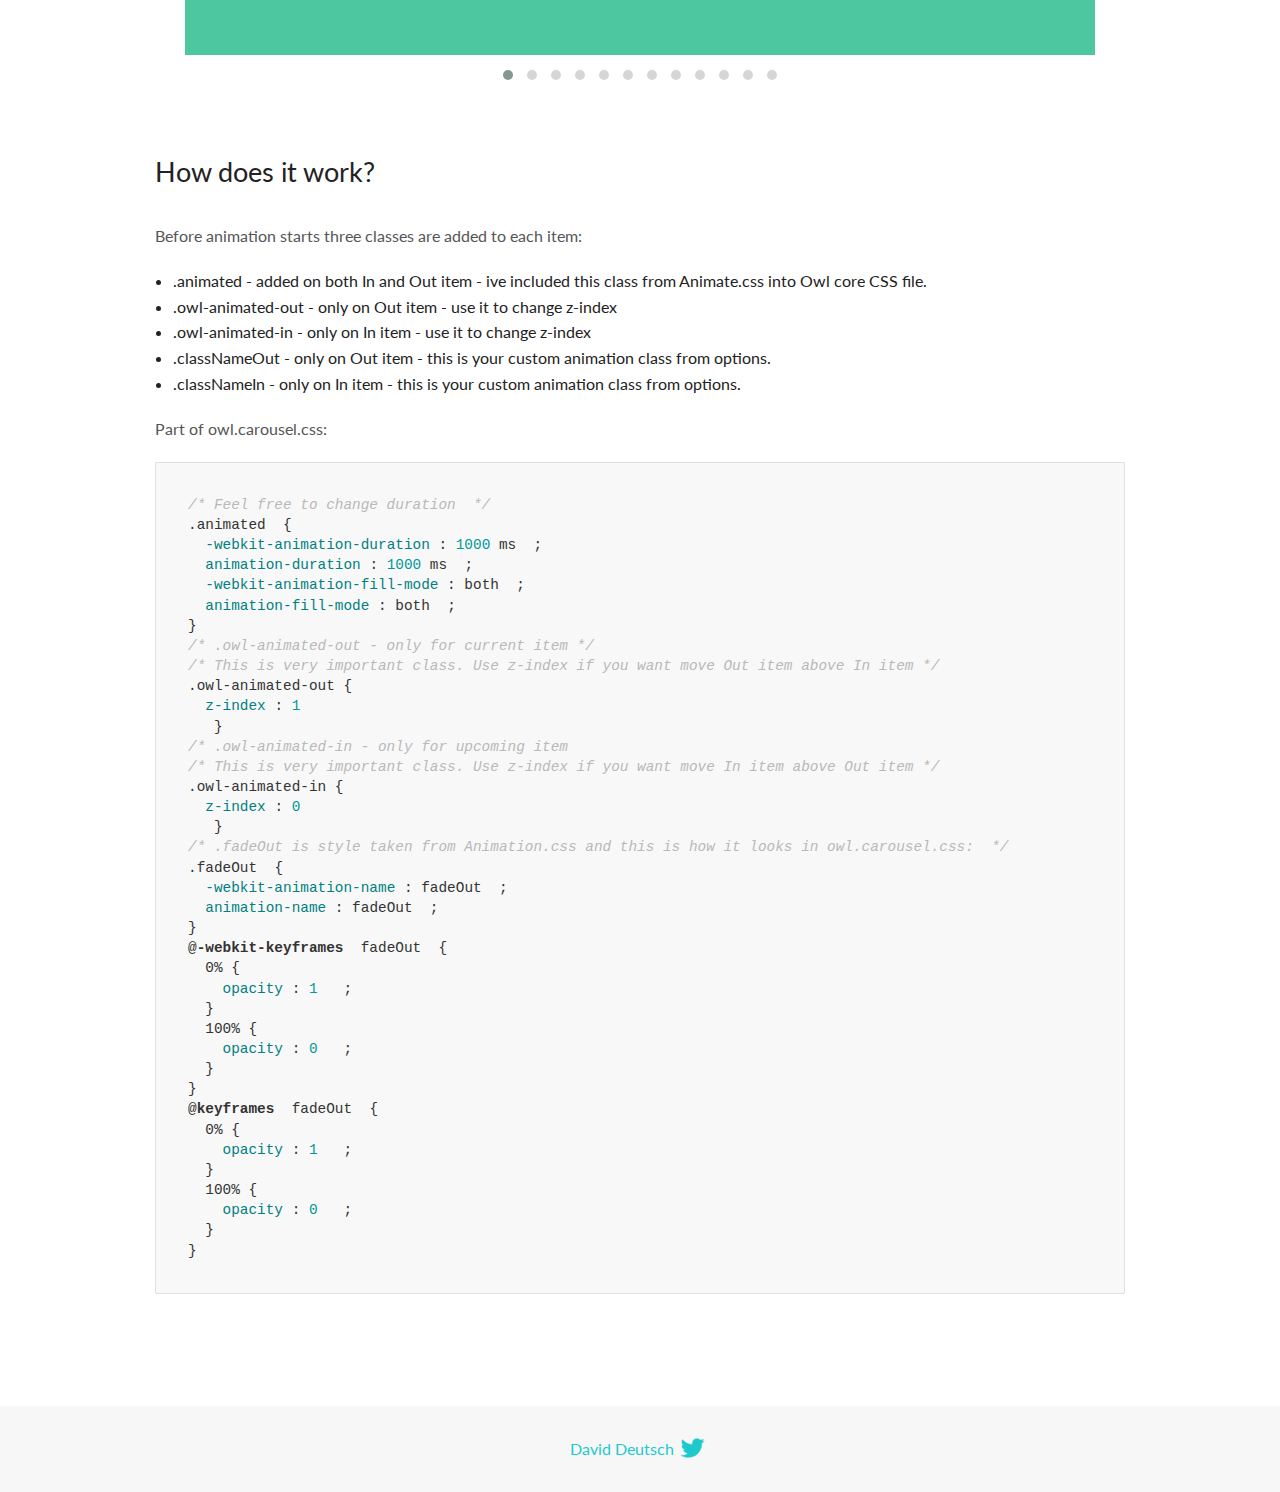
<file: OwlCarousel2-2.3.4/docs/demos/animate.html>
<!DOCTYPE html>
<html lang="en">
  <head>

    <!-- head -->
    <meta charset="utf-8">
    <meta name="msapplication-tap-highlight" content="no" />
    <meta name="viewport" content="width=device-width, initial-scale=1.0" />
    <meta name="description" content="Animate carousel">
    <meta name="author" content="David Deutsch">
    <title>
      Animate Demo | Owl Carousel | 2.3.4
    </title>

    <!-- Stylesheets -->
    <link href='https://fonts.googleapis.com/css?family=Lato:300,400,700,400italic,300italic' rel='stylesheet' type='text/css'>
    <link rel="stylesheet" href="../assets/css/docs.theme.min.css">

    <!-- Owl Stylesheets -->
    <link rel="stylesheet" href="../assets/owlcarousel/assets/owl.carousel.min.css">
    <link rel="stylesheet" href="../assets/owlcarousel/assets/owl.theme.default.min.css">

    <!-- HTML5 shim and Respond.js IE8 support of HTML5 elements and media queries -->

    <!--[if lt IE 9]>
      <script src="https://oss.maxcdn.com/libs/html5shiv/3.7.0/html5shiv.js"></script>
      <script src="https://oss.maxcdn.com/libs/respond.js/1.3.0/respond.min.js"></script>
    <![endif]-->

    <!-- Favicons -->
    <link rel="apple-touch-icon-precomposed" sizes="144x144" href="../assets/ico/apple-touch-icon-144-precomposed.png">
    <link rel="shortcut icon" href="../assets/ico/favicon.png">
    <link rel="shortcut icon" href="favicon.ico">

    <!-- Yeah i know js should not be in header. Its required for demos.-->

    <!-- javascript -->
    <script src="../assets/vendors/jquery.min.js"></script>
    <script src="../assets/owlcarousel/owl.carousel.js"></script>
  </head>
  <body>

    <!-- header -->
    <header class="header">
      <div class="row">
        <div class="large-12 columns">
          <div class="brand left">
            <h3>
              <a href="/OwlCarousel2/">owl.carousel.js</a> 
            </h3>
          </div>
          <a id="toggle-nav" class="right">
            <span></span> <span></span> <span></span> 
          </a> 
          <div class="nav-bar">
            <ul class="clearfix">
              <li> <a href="/OwlCarousel2/index.html">Home</a>  </li>
              <li class="active">
                <a href="/OwlCarousel2/demos/demos.html">Demos</a> 
              </li>
              <li> <a href="/OwlCarousel2/docs/started-welcome.html">Docs</a>  </li>
              <li>
                <a href="https://github.com/OwlCarousel2/OwlCarousel2/archive/2.3.4.zip">Download</a> 
                <span class="download"></span> 
              </li>
            </ul>
          </div>
        </div>
      </div>
    </header>

    <!-- title -->
    <section class="title">
      <div class="row">
        <div class="large-12 columns">
          <h1>Animate</h1>
        </div>
      </div>
    </section>

    <!--  Demos -->
    <section id="demos">
      <div class="row">
        <div class="large-12 columns">
          <div class="fadeOut owl-carousel owl-theme">
            <div class="item">
              <h4>1</h4>
            </div>
            <div class="item">
              <h4>2</h4>
            </div>
            <div class="item">
              <h4>3</h4>
            </div>
            <div class="item">
              <h4>4</h4>
            </div>
            <div class="item">
              <h4>5</h4>
            </div>
            <div class="item">
              <h4>6</h4>
            </div>
            <div class="item">
              <h4>7</h4>
            </div>
            <div class="item">
              <h4>8</h4>
            </div>
            <div class="item">
              <h4>9</h4>
            </div>
            <div class="item">
              <h4>10</h4>
            </div>
            <div class="item">
              <h4>11</h4>
            </div>
            <div class="item">
              <h4>12</h4>
            </div>
          </div>
          <h3 id="overview">Overview</h3>
          <p>To get fade out effect just set:</p>
          <pre><code>animateOut: &#39;fadeOut&#39;</code></pre>
          <blockquote>
            <p><code>fadeOut</code> value is the only built-in CSS animate style. However there are tons of additional CSS animations that you can use in Owl. Simply download
              <a href="https://daneden.github.io/animate.css/">animate.css</a>  library and you are ready to extend Owl with new fancy transitions.</p>
          </blockquote>
          <h3 id="important">Important</h3>
          <p>Animate functions work only with one item and only in browsers that support perspective property.</p>
          <h3 id="how-to-use-additional-animation-from-animate-css-library">How to use additional animation from <code>animate.css</code> library</h3>
          <ol>
            <li> <a href="https://daneden.github.io/animate.css/">Download animate.css</a>  </li>
            <li>Include animate.css into header.</li>
            <li>Set <code>animateOut</code> and <code>animateIn</code> options with the style names you picked.</li>
          </ol>
          <pre><code>$(&#39;.custom1&#39;).owlCarousel({
    animateOut: &#39;slideOutDown&#39;,
    animateIn: &#39;flipInX&#39;,
    items:1,
    margin:30,
    stagePadding:30,
    smartSpeed:450
});</code></pre>
          <p>Example with slideOutDown and flipInX</p>
          <div class="custom1 owl-carousel owl-theme">
            <div class="item">
              <h4>1</h4>
            </div>
            <div class="item">
              <h4>2</h4>
            </div>
            <div class="item">
              <h4>3</h4>
            </div>
            <div class="item">
              <h4>4</h4>
            </div>
            <div class="item">
              <h4>5</h4>
            </div>
            <div class="item">
              <h4>6</h4>
            </div>
            <div class="item">
              <h4>7</h4>
            </div>
            <div class="item">
              <h4>8</h4>
            </div>
            <div class="item">
              <h4>9</h4>
            </div>
            <div class="item">
              <h4>10</h4>
            </div>
            <div class="item">
              <h4>11</h4>
            </div>
            <div class="item">
              <h4>12</h4>
            </div>
          </div>
          <h3 id="how-does-it-work-">How does it work?</h3>
          <p>Before animation starts three classes are added to each item:</p>
          <ul>
            <li>.animated - added on both In and Out item - ive included this class from Animate.css into Owl core CSS file.</li>
            <li>.owl-animated-out - only on Out item - use it to change z-index</li>
            <li>.owl-animated-in - only on In item - use it to change z-index</li>
            <li>.classNameOut - only on Out item - this is your custom animation class from options.</li>
            <li>.classNameIn - only on In item - this is your custom animation class from options.</li>
          </ul>
          <p>Part of owl.carousel.css:</p>
          <pre><code class="language-css"><span class="comment">/* Feel free to change duration  */</span> 
<span class="class">.animated</span>  <span class="rules">{
  <span class="rule"><span class="attribute">-webkit-animation-duration</span> :<span class="value"> <span class="number">1000</span> ms</span> </span> ;
  <span class="rule"><span class="attribute">animation-duration</span> :<span class="value"> <span class="number">1000</span> ms</span> </span> ;
  <span class="rule"><span class="attribute">-webkit-animation-fill-mode</span> :<span class="value"> both</span> </span> ;
  <span class="rule"><span class="attribute">animation-fill-mode</span> :<span class="value"> both</span> </span> ;
<span class="rule">}</span> </span> 
<span class="comment">/* .owl-animated-out - only for current item */</span> 
<span class="comment">/* This is very important class. Use z-index if you want move Out item above In item */</span> 
<span class="class">.owl-animated-out</span> <span class="rules">{
  <span class="rule"><span class="attribute">z-index</span> :<span class="value"> <span class="number">1</span> 
</span> </span> </span> }
<span class="comment">/* .owl-animated-in - only for upcoming item
/* This is very important class. Use z-index if you want move In item above Out item */</span> 
<span class="class">.owl-animated-in</span> <span class="rules">{
  <span class="rule"><span class="attribute">z-index</span> :<span class="value"> <span class="number">0</span> 
</span> </span> </span> }
<span class="comment">/* .fadeOut is style taken from Animation.css and this is how it looks in owl.carousel.css:  */</span> 
<span class="class">.fadeOut</span>  <span class="rules">{
  <span class="rule"><span class="attribute">-webkit-animation-name</span> :<span class="value"> fadeOut</span> </span> ;
  <span class="rule"><span class="attribute">animation-name</span> :<span class="value"> fadeOut</span> </span> ;
<span class="rule">}</span> </span> 
<span class="at_rule">@<span class="keyword">-webkit-keyframes</span>  fadeOut </span> {
  0% <span class="rules">{
    <span class="rule"><span class="attribute">opacity</span> :<span class="value"> <span class="number">1</span> </span> </span> ;
  <span class="rule">}</span> </span> 
  100% <span class="rules">{
    <span class="rule"><span class="attribute">opacity</span> :<span class="value"> <span class="number">0</span> </span> </span> ;
  <span class="rule">}</span> </span> 
}
<span class="at_rule">@<span class="keyword">keyframes</span>  fadeOut </span> {
  0% <span class="rules">{
    <span class="rule"><span class="attribute">opacity</span> :<span class="value"> <span class="number">1</span> </span> </span> ;
  <span class="rule">}</span> </span> 
  100% <span class="rules">{
    <span class="rule"><span class="attribute">opacity</span> :<span class="value"> <span class="number">0</span> </span> </span> ;
  <span class="rule">}</span> </span> 
}</code></pre>
          <link rel="stylesheet" href="../assets/css/animate.css">
          <script>
            jQuery(document).ready(function($) {
              $('.fadeOut').owlCarousel({
                items: 1,
                animateOut: 'fadeOut',
                loop: true,
                margin: 10,
              });
              $('.custom1').owlCarousel({
                animateOut: 'slideOutDown',
                animateIn: 'flipInX',
                items: 1,
                margin: 30,
                stagePadding: 30,
                smartSpeed: 450
              });
            });
          </script>
        </div>
      </div>
    </section>

    <!-- footer -->
    <footer class="footer">
      <div class="row">
        <div class="large-12 columns">
          <h5>
            <a href="/OwlCarousel2/docs/support-contact.html">David Deutsch</a> 
            <a id="custom-tweet-button" href="https://twitter.com/share?url=https://github.com/OwlCarousel2/OwlCarousel2&text=Owl Carousel - This is so awesome! " target="_blank"></a> 
          </h5>
        </div>
      </div>
    </footer>

    <!-- vendors -->
    <script src="../assets/vendors/highlight.js"></script>
    <script src="../assets/js/app.js"></script>
  </body>
</html>
</file>
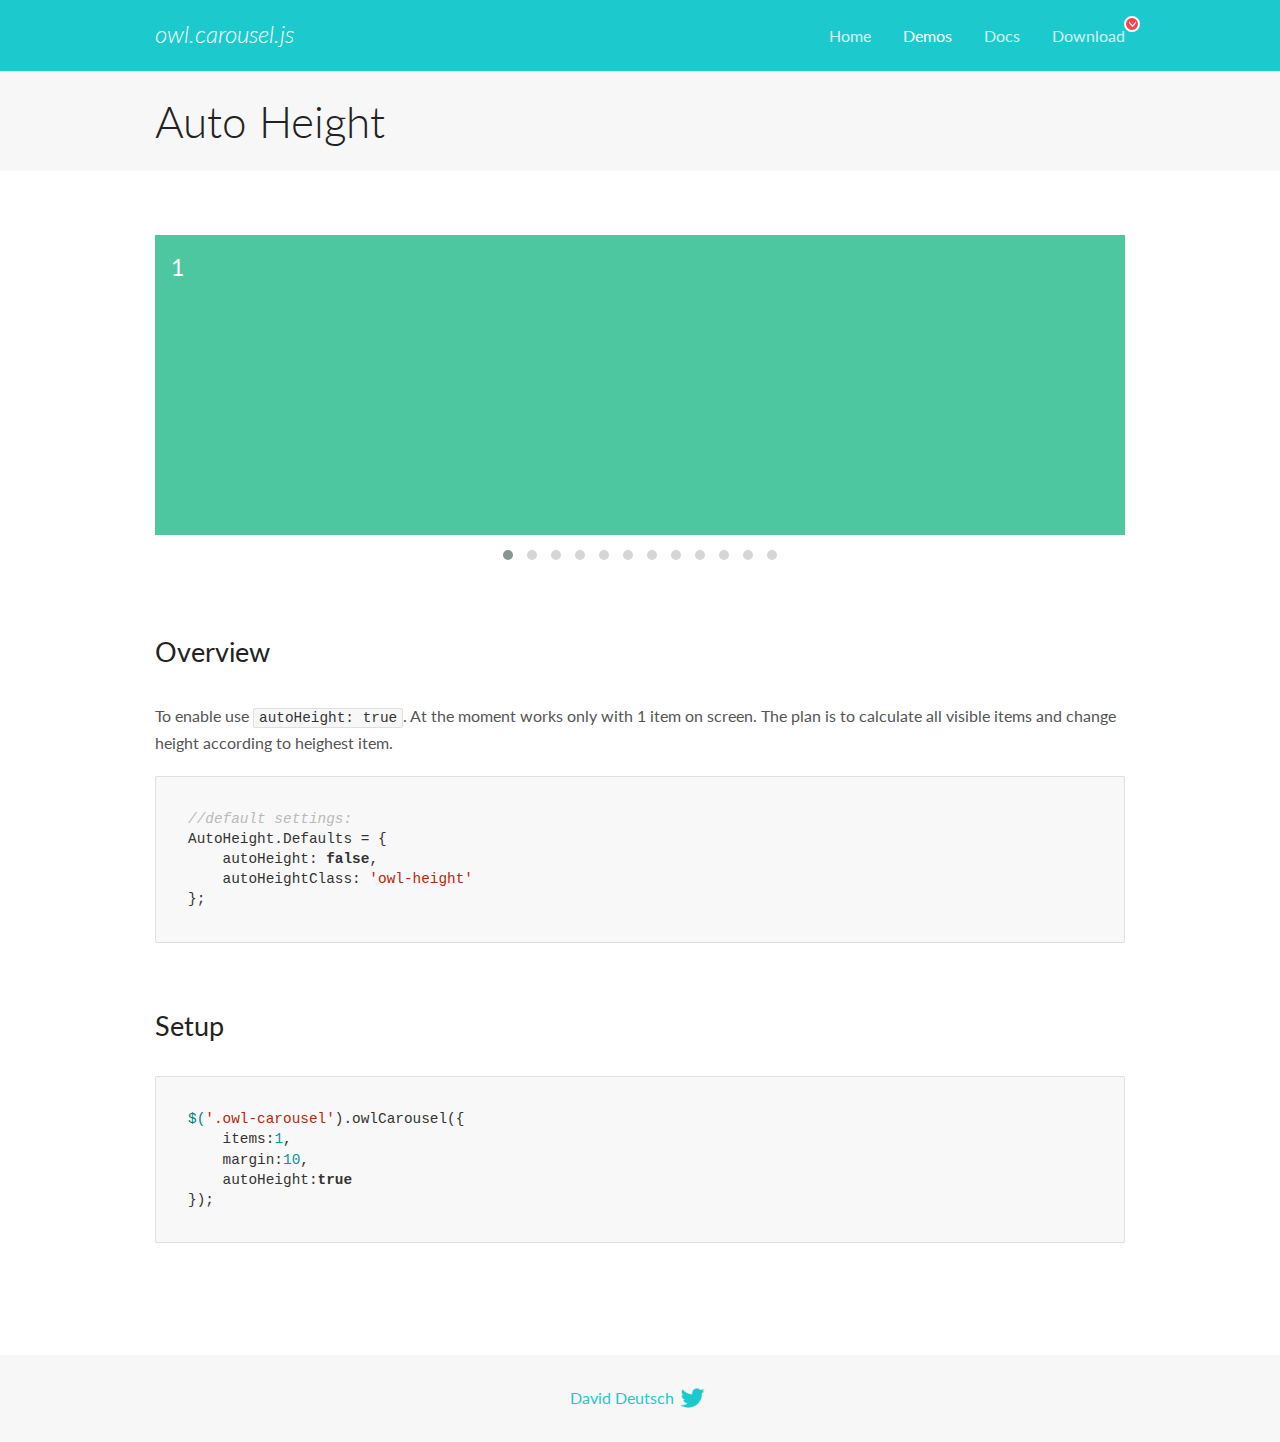
<file: OwlCarousel2-2.3.4/docs/demos/autoheight.html>
<!DOCTYPE html>
<html lang="en">
  <head>

    <!-- head -->
    <meta charset="utf-8">
    <meta name="msapplication-tap-highlight" content="no" />
    <meta name="viewport" content="width=device-width, initial-scale=1.0" />
    <meta name="description" content="autoHeight usage demo">
    <meta name="author" content="David Deutsch">
    <title>
      Auto Height Demo | Owl Carousel | 2.3.4
    </title>

    <!-- Stylesheets -->
    <link href='https://fonts.googleapis.com/css?family=Lato:300,400,700,400italic,300italic' rel='stylesheet' type='text/css'>
    <link rel="stylesheet" href="../assets/css/docs.theme.min.css">

    <!-- Owl Stylesheets -->
    <link rel="stylesheet" href="../assets/owlcarousel/assets/owl.carousel.min.css">
    <link rel="stylesheet" href="../assets/owlcarousel/assets/owl.theme.default.min.css">

    <!-- HTML5 shim and Respond.js IE8 support of HTML5 elements and media queries -->

    <!--[if lt IE 9]>
      <script src="https://oss.maxcdn.com/libs/html5shiv/3.7.0/html5shiv.js"></script>
      <script src="https://oss.maxcdn.com/libs/respond.js/1.3.0/respond.min.js"></script>
    <![endif]-->

    <!-- Favicons -->
    <link rel="apple-touch-icon-precomposed" sizes="144x144" href="../assets/ico/apple-touch-icon-144-precomposed.png">
    <link rel="shortcut icon" href="../assets/ico/favicon.png">
    <link rel="shortcut icon" href="favicon.ico">

    <!-- Yeah i know js should not be in header. Its required for demos.-->

    <!-- javascript -->
    <script src="../assets/vendors/jquery.min.js"></script>
    <script src="../assets/owlcarousel/owl.carousel.js"></script>
  </head>
  <body>

    <!-- header -->
    <header class="header">
      <div class="row">
        <div class="large-12 columns">
          <div class="brand left">
            <h3>
              <a href="/OwlCarousel2/">owl.carousel.js</a> 
            </h3>
          </div>
          <a id="toggle-nav" class="right">
            <span></span> <span></span> <span></span> 
          </a> 
          <div class="nav-bar">
            <ul class="clearfix">
              <li> <a href="/OwlCarousel2/index.html">Home</a>  </li>
              <li class="active">
                <a href="/OwlCarousel2/demos/demos.html">Demos</a> 
              </li>
              <li> <a href="/OwlCarousel2/docs/started-welcome.html">Docs</a>  </li>
              <li>
                <a href="https://github.com/OwlCarousel2/OwlCarousel2/archive/2.3.4.zip">Download</a> 
                <span class="download"></span> 
              </li>
            </ul>
          </div>
        </div>
      </div>
    </header>

    <!-- title -->
    <section class="title">
      <div class="row">
        <div class="large-12 columns">
          <h1>Auto Height</h1>
        </div>
      </div>
    </section>

    <!--  Demos -->
    <section id="demos">
      <div class="row">
        <div class="large-12 columns">
          <div class="owl-carousel owl-theme">
            <div class="item" style="height:300px">
              <h4>1</h4>
            </div>
            <div class="item" style="height:100px">
              <h4>2</h4>
            </div>
            <div class="item" style="height:500px">
              <h4>3</h4>
            </div>
            <div class="item" style="height:250px">
              <h4>4</h4>
            </div>
            <div class="item" style="height:400px">
              <h4>5</h4>
            </div>
            <div class="item" style="height:500px">
              <h4>6</h4>
            </div>
            <div class="item" style="height:600px">
              <h4>7</h4>
            </div>
            <div class="item" style="height:400px">
              <h4>8</h4>
            </div>
            <div class="item" style="height:300px">
              <h4>9</h4>
            </div>
            <div class="item" style="height:350px">
              <h4>10</h4>
            </div>
            <div class="item" style="height:200px">
              <h4>11</h4>
            </div>
            <div class="item" style="height:150px">
              <h4>12</h4>
            </div>
          </div>
          <h3 id="overview">Overview</h3>
          <p>To enable use <code>autoHeight: true</code>. At the moment works only with 1 item on screen. The plan is to calculate all visible items and change height according to heighest item.</p>
          <pre><code>//default settings:
AutoHeight.Defaults = {
    autoHeight: false,
    autoHeightClass: &#39;owl-height&#39;
};</code></pre>
          <h3 id="setup">Setup</h3>
          <pre><code>$(&#39;.owl-carousel&#39;).owlCarousel({
    items:1,
    margin:10,
    autoHeight:true
});</code></pre>
          <script>
            $(document).ready(function() {
              $('.owl-carousel').owlCarousel({
                items: 1,
                margin: 10,
                autoHeight: true
              });
            })
          </script>
        </div>
      </div>
    </section>

    <!-- footer -->
    <footer class="footer">
      <div class="row">
        <div class="large-12 columns">
          <h5>
            <a href="/OwlCarousel2/docs/support-contact.html">David Deutsch</a> 
            <a id="custom-tweet-button" href="https://twitter.com/share?url=https://github.com/OwlCarousel2/OwlCarousel2&text=Owl Carousel - This is so awesome! " target="_blank"></a> 
          </h5>
        </div>
      </div>
    </footer>

    <!-- vendors -->
    <script src="../assets/vendors/highlight.js"></script>
    <script src="../assets/js/app.js"></script>
  </body>
</html>
</file>
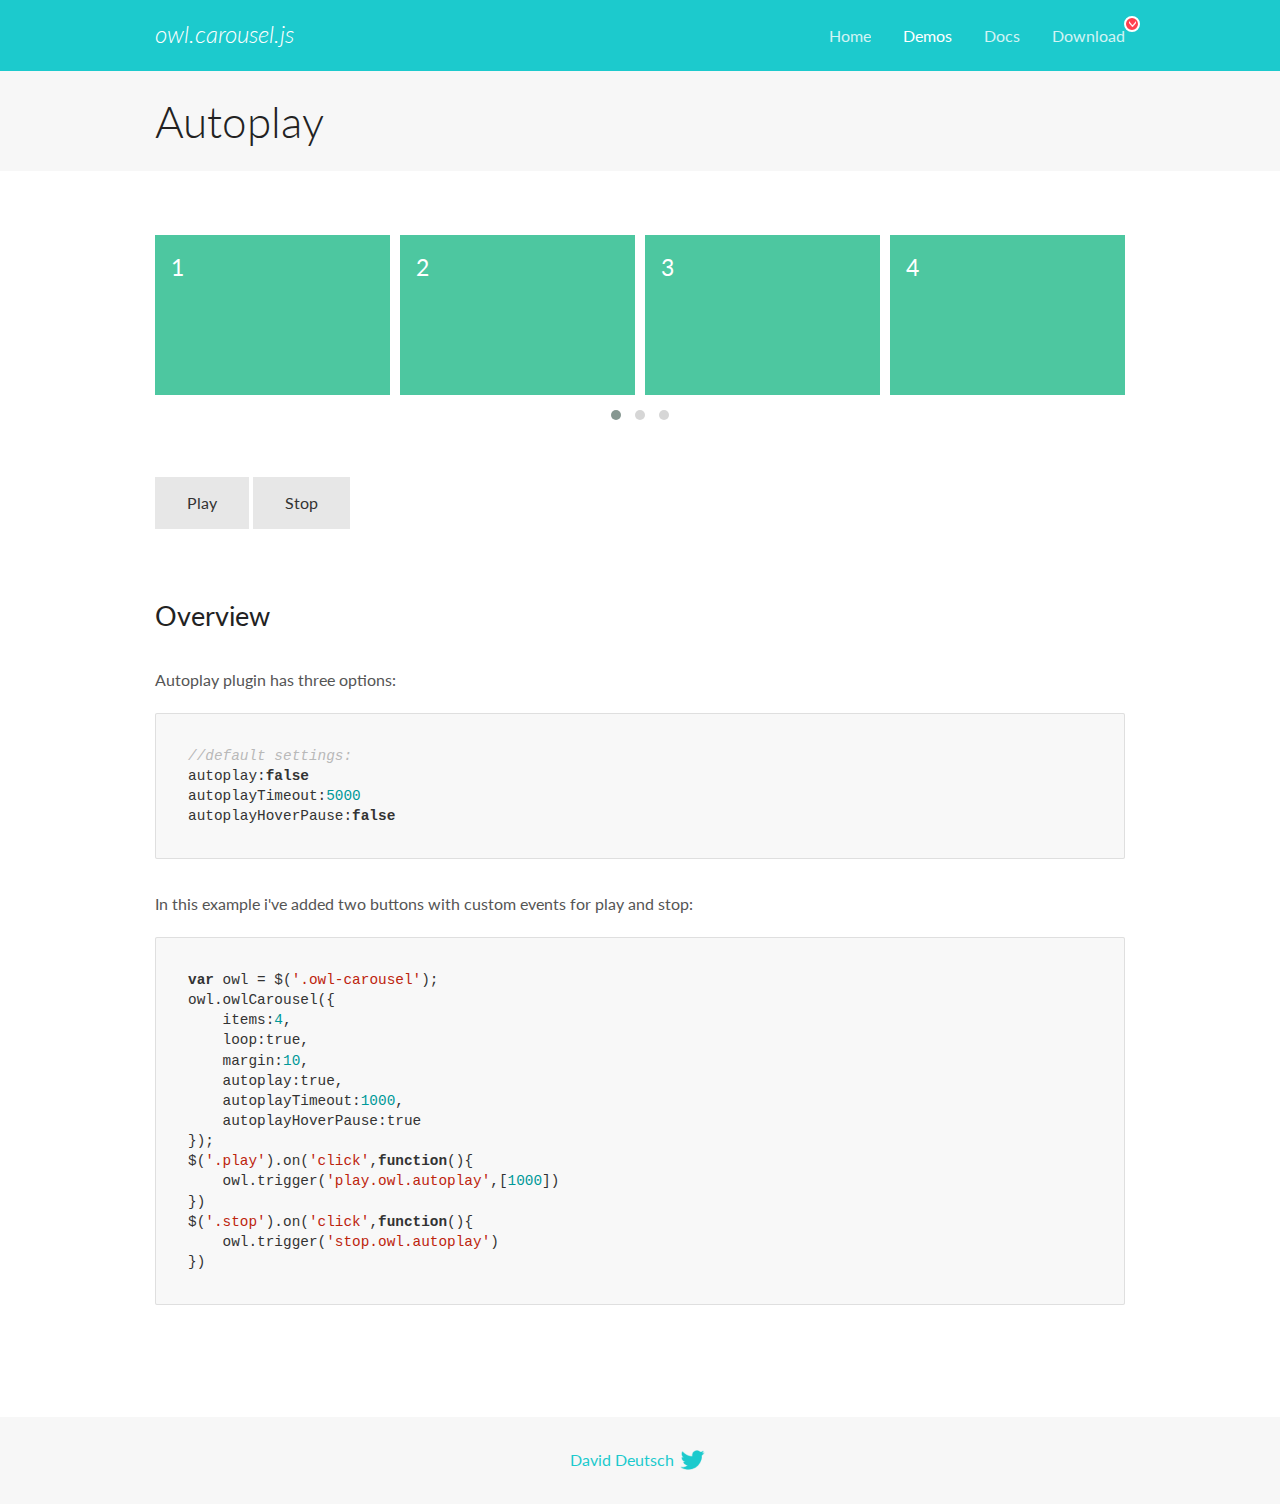
<file: OwlCarousel2-2.3.4/docs/demos/autoplay.html>
<!DOCTYPE html>
<html lang="en">
  <head>

    <!-- head -->
    <meta charset="utf-8">
    <meta name="msapplication-tap-highlight" content="no" />
    <meta name="viewport" content="width=device-width, initial-scale=1.0" />
    <meta name="description" content="Autoplay usage demo">
    <meta name="author" content="David Deutsch">
    <title>
      Autoplay Demo | Owl Carousel | 2.3.4
    </title>

    <!-- Stylesheets -->
    <link href='https://fonts.googleapis.com/css?family=Lato:300,400,700,400italic,300italic' rel='stylesheet' type='text/css'>
    <link rel="stylesheet" href="../assets/css/docs.theme.min.css">

    <!-- Owl Stylesheets -->
    <link rel="stylesheet" href="../assets/owlcarousel/assets/owl.carousel.min.css">
    <link rel="stylesheet" href="../assets/owlcarousel/assets/owl.theme.default.min.css">

    <!-- HTML5 shim and Respond.js IE8 support of HTML5 elements and media queries -->

    <!--[if lt IE 9]>
      <script src="https://oss.maxcdn.com/libs/html5shiv/3.7.0/html5shiv.js"></script>
      <script src="https://oss.maxcdn.com/libs/respond.js/1.3.0/respond.min.js"></script>
    <![endif]-->

    <!-- Favicons -->
    <link rel="apple-touch-icon-precomposed" sizes="144x144" href="../assets/ico/apple-touch-icon-144-precomposed.png">
    <link rel="shortcut icon" href="../assets/ico/favicon.png">
    <link rel="shortcut icon" href="favicon.ico">

    <!-- Yeah i know js should not be in header. Its required for demos.-->

    <!-- javascript -->
    <script src="../assets/vendors/jquery.min.js"></script>
    <script src="../assets/owlcarousel/owl.carousel.js"></script>
  </head>
  <body>

    <!-- header -->
    <header class="header">
      <div class="row">
        <div class="large-12 columns">
          <div class="brand left">
            <h3>
              <a href="/OwlCarousel2/">owl.carousel.js</a> 
            </h3>
          </div>
          <a id="toggle-nav" class="right">
            <span></span> <span></span> <span></span> 
          </a> 
          <div class="nav-bar">
            <ul class="clearfix">
              <li> <a href="/OwlCarousel2/index.html">Home</a>  </li>
              <li class="active">
                <a href="/OwlCarousel2/demos/demos.html">Demos</a> 
              </li>
              <li> <a href="/OwlCarousel2/docs/started-welcome.html">Docs</a>  </li>
              <li>
                <a href="https://github.com/OwlCarousel2/OwlCarousel2/archive/2.3.4.zip">Download</a> 
                <span class="download"></span> 
              </li>
            </ul>
          </div>
        </div>
      </div>
    </header>

    <!-- title -->
    <section class="title">
      <div class="row">
        <div class="large-12 columns">
          <h1>Autoplay</h1>
        </div>
      </div>
    </section>

    <!--  Demos -->
    <section id="demos">
      <div class="row">
        <div class="large-12 columns">
          <div class="owl-carousel owl-theme">
            <div class="item">
              <h4>1</h4>
            </div>
            <div class="item">
              <h4>2</h4>
            </div>
            <div class="item">
              <h4>3</h4>
            </div>
            <div class="item">
              <h4>4</h4>
            </div>
            <div class="item">
              <h4>5</h4>
            </div>
            <div class="item">
              <h4>6</h4>
            </div>
            <div class="item">
              <h4>7</h4>
            </div>
            <div class="item">
              <h4>8</h4>
            </div>
            <div class="item">
              <h4>9</h4>
            </div>
            <div class="item">
              <h4>10</h4>
            </div>
            <div class="item">
              <h4>11</h4>
            </div>
            <div class="item">
              <h4>12</h4>
            </div>
          </div>
          <a class="button secondary play">Play</a> 
          <a class="button secondary stop">Stop</a> 
          <h3 id="overview">Overview</h3>
          <p>Autoplay plugin has three options:</p>
          <pre><code>//default settings:
autoplay:false
autoplayTimeout:5000
autoplayHoverPause:false</code></pre>
          <p>In this example i&#39;ve added two buttons with custom events for play and stop:</p>
          <pre><code>var owl = $(&#39;.owl-carousel&#39;);
owl.owlCarousel({
    items:4,
    loop:true,
    margin:10,
    autoplay:true,
    autoplayTimeout:1000,
    autoplayHoverPause:true
});
$(&#39;.play&#39;).on(&#39;click&#39;,function(){
    owl.trigger(&#39;play.owl.autoplay&#39;,[1000])
})
$(&#39;.stop&#39;).on(&#39;click&#39;,function(){
    owl.trigger(&#39;stop.owl.autoplay&#39;)
})</code></pre>
          <script>
            $(document).ready(function() {
              var owl = $('.owl-carousel');
              owl.owlCarousel({
                items: 4,
                loop: true,
                margin: 10,
                autoplay: true,
                autoplayTimeout: 1000,
                autoplayHoverPause: true
              });
              $('.play').on('click', function() {
                owl.trigger('play.owl.autoplay', [1000])
              })
              $('.stop').on('click', function() {
                owl.trigger('stop.owl.autoplay')
              })
            })
          </script>
        </div>
      </div>
    </section>

    <!-- footer -->
    <footer class="footer">
      <div class="row">
        <div class="large-12 columns">
          <h5>
            <a href="/OwlCarousel2/docs/support-contact.html">David Deutsch</a> 
            <a id="custom-tweet-button" href="https://twitter.com/share?url=https://github.com/OwlCarousel2/OwlCarousel2&text=Owl Carousel - This is so awesome! " target="_blank"></a> 
          </h5>
        </div>
      </div>
    </footer>

    <!-- vendors -->
    <script src="../assets/vendors/highlight.js"></script>
    <script src="../assets/js/app.js"></script>
  </body>
</html>
</file>
<file: Memory-Game-main/style.css>
* {
  margin: 0;
  padding: 0;
  box-sizing: border-box;
  font-family: monospace;
}
body {
  display: flex;
  justify-content: center;
  align-items: center;
  min-height: 100vh;
  background: linear-gradient(
    325deg,
    #03001e 0%,
    #7303c0 30%,
    #ec38bc 70%,
    #fdeff9 100%
  );
  overflow: hidden;
}
.game-container {
  height: 100vh;
  position: relative;
  display: flex;
  justify-content: center;
  align-items: center;
  flex-direction: column;
  gap: 30px;
  background: linear-gradient(
    135deg,
    #03001e 0%,
    #7303c0 0%,
    #ec38bc 50%,
    #fdeff9 100%
  );
  padding: 30px 60px;
}
h1 {
  font-size: 3em;
  color: #fff;
  text-transform: uppercase;
  letter-spacing: 0.1em;
}
.reset {
  padding: 15px 20px;
  background: #282a3a;
  color: #fff;
  border: none;
  border-radius: 5px;
  text-transform: uppercase;
  cursor: pointer;
  letter-spacing: 0.1em;
  font-weight: 600;
}
.reset:focus {
  color: #282a3a;
  background-color: #fff;
}

.game {
  width: 390px;
  height: 390px;
  display: flex;
  flex-wrap: wrap;
  gap: 10px;
  transform-style: preserve-3d;
  perspective: 500px;
  justify-content: center;
}
.item {
  position: relative;
  height: 90px;
  width: 90px;
  display: flex;
  justify-content: center;
  align-items: center;
  font-size: 3em;
  background-color: #fff;
  transition: 0.25s;
  transform: rotateY(180deg);
}
.item.boxOpen {
  transform: rotateY(0deg);
}
.item::after {
  content: "";
  position: absolute;
  inset: 0;
  background-color: #282a3a;
  transition: 0.25s;
  transform: rotateY(0deg);
  backface-visibility: hidden;
}
.game-container::after {
  content: "Winner Winner!!";
  position: absolute;
  top: 0;
  left: 0;
  display: flex;
  justify-content: center;
  align-items: center;
  color: #03001e;
  background-color: #7303c0;
  inset: 0;
  transform: rotateY(180deg);
  transition: 1s;
  backface-visibility: hidden;
  color: #fff;
  font-weight: 800;
  font-size: 30px;
}

.game-container.flipped::after {
  transform: rotateY(0deg) rotateZ(360deg);
}

.boxOpen::after,
.boxMatch::after {
  transform: rotateY(180deg);
}
</file>
<file: loginPage/style.css>
@import url('https://fonts.googleapis.com/css?family=Montserrat:400,800');

* {
  box-sizing: border-box;
}

body {
  background: #f6f5f7;
  display: flex;
  justify-content: center;
  align-items: center;
  font-family: 'Montserrat', sans-serif;
  height: 100vh;
  margin: -20px 0 50px;
}

h1 {
  font-weight: bold;
  margin: 0;
}

p {
  font-size: 14px;
  font-weight: 100;
  line-height: 20px;
  letter-spacing: 0.5px;
  margin: 20px 0 30px;
}

span {
  font-size: 12px;
}

a {
  color: #333;
  font-size: 0.8rem;
  text-decoration: none;
  margin: 15px 0;
}

button {
  border-radius: 20px;
  border: 1px solid #ffc311;
  background-color: #ffc311;
  color: #ffffff;
  font-size: 12px;
  font-weight: bold;
  padding: 12px 45px;
  letter-spacing: 1px;
  text-transform: uppercase;
  transition: transform 80ms ease-in;
}

button:active {
  transform: scale(0.95);
}

button:focus {
  outline: none;
}

button.ghost {
  background-color: transparent;
  border-color: #ffffff;
}

form {
  background-color: #ffffff;
  display: flex;
  align-items: center;
  justify-content: center;
  flex-direction: column;
  padding: 0 50px;
  height: 100%;
  text-align: center;
}

input {
  background-color: #eee;
  border: none;
  padding: 12px 15px;
  margin: 8px 0;
  width: 100%;
}
input:focus {
  outline: 1px solid #e2ad0e;
}

.container {
  background-color: #fff;
  border-radius: 10px;
  box-shadow: 0 14px 28px rgba(0, 0, 0, 0.25), 0 10px 10px rgba(0, 0, 0, 0.22);
  position: relative;
  overflow: hidden;
  width: 768px;
  max-width: 100%;
  min-height: 480px;
}

.form-container {
  position: absolute;
  top: 0;
  height: 100%;
  transition: all 0.6s ease-in-out;
}

.sign-in-container {
  left: 0;
  width: 50%;
  z-index: 2;
}

.container.right-panel-active .sign-in-container {
  transform: translateX(100%);
}

.sign-up-container {
  left: 0;
  width: 50%;
  opacity: 0;
  z-index: 1;
}

.container.right-panel-active .sign-up-container {
  transform: translateX(100%);
  opacity: 1;
  z-index: 5;
  animation: show 0.6s;
}

@keyframes show {
  0%,
  49.99% {
    opacity: 0;
    z-index: 1;
  }

  50%,
  100% {
    opacity: 1;
    z-index: 5;
  }
}

.overlay-container {
  position: absolute;
  top: 0;
  left: 50%;
  width: 50%;
  height: 100%;
  overflow: hidden;
  transition: transform 0.6s ease-in-out;
  z-index: 100;
}

.container.right-panel-active .overlay-container {
  transform: translateX(-100%);
}

.overlay {
  background: #ffc311;
  background: -webkit-linear-gradient(to right, #ffc311, #ffc311);
  background: linear-gradient(to right, #ffc311, #ffc311);
  background-repeat: no-repeat;
  background-size: cover;
  background-position: 0 0;
  color: #ffffff;
  position: relative;
  left: -100%;
  height: 100%;
  width: 200%;
  transform: translateX(0);
  transition: transform 0.6s ease-in-out;
}

.container.right-panel-active .overlay {
  transform: translateX(50%);
}

.overlay-panel {
  position: absolute;
  display: flex;
  align-items: center;
  justify-content: center;
  flex-direction: column;
  padding: 0 40px;
  text-align: center;
  top: 0;
  height: 100%;
  width: 50%;
  transform: translateX(0);
  transition: transform 0.6s ease-in-out;
}

.overlay-left {
  transform: translateX(-20%);
}

.container.right-panel-active .overlay-left {
  transform: translateX(0);
}

.overlay-right {
  right: 0;
  transform: translateX(0);
}

.container.right-panel-active .overlay-right {
  transform: translateX(20%);
}

.social-container {
  margin: 20px 0 30px;
  display: flex;
  justify-content: center;
  align-items: center;
}

.social-container a {
  /* border: 1px solid #dddddd; */
  display: flex;
  justify-content: center;
  align-items: center;
  border-radius: 50%;
  margin: 0 5px;
  height: 40px;
  width: 40px;
}
.form-btn {
  cursor: pointer;
}
.errorStyle {
  color: red;
  margin: 0.2rem 0;
  align-self: flex-start;
  letter-spacing: 1px;
}
#errorEmail,
#errorNewEmail,
#errorPassword,
#errorNewPassword,
#errorNewUsername {
  display: none;
}

.remember-container {
  display: flex;
  align-items: center;
  justify-content: center;
  margin-right: auto;
}
.remember-container label {
  font-size: 0.75rem;
  min-width: 100%;
  margin-bottom: 2px;
}
</file>
<file: snakeGame/snake.css>
/* Import Google font */
@import url('https://fonts.googleapis.com/css2?family=Open+Sans:wght@400;500;600;700&display=swap');
* {
  margin: 0;
  padding: 0;
  box-sizing: border-box;
  font-family: 'Open Sans', sans-serif;
}
body {
  display: flex;
  align-items: center;
  justify-content: center;
  min-height: 100vh;
  background: #E3F2FD;
}
.wrapper {
  width: 65vmin;
  height: 80vmin;
  display: flex;
  overflow: hidden;
  flex-direction: column;
  justify-content: center;
  border-radius: 5px;
  background: #293447;
  box-shadow: 0 20px 40px rgba(52, 87, 220, 0.2);
}
.game-details {
  color: #B8C6DC;
  font-weight: 500;
  font-size: 1.2rem;
  padding: 20px 27px;
  display: flex;
  justify-content: space-between;
}
.play-board {
  height: 100%;
  width: 100%;
  display: grid;
  background: #212837;
  grid-template: repeat(30, 1fr) / repeat(30, 1fr);
}
.play-board .food {
  background: #FF003D;
}
.play-board .head {
  background: #60CBFF;
}
.controls {
display: flex;
  justify-content: space-between;
}
.controls i {
  padding: 25px 0;
  text-align: center;
  font-size: 1.3rem;
  color: #B8C6DC;
  width: calc(100% / 4);
  cursor: pointer;
  border-right: 1px solid #171B26;
}
@media screen and (max-width: 800px) {
  .wrapper {
    width: 90vmin;
    height: 115vmin;
  }
  .game-details {
    font-size: 1rem;
    padding: 15px 27px;
  }
  .controls {
    display: flex;
  }
  .controls i {
    padding: 15px 0;
    font-size: 1rem;
  }
}
</file>
<file: aos-master/demo/css/styles.css>
body {
  font-family: Helvetica,Tahoma;
}

*,
*:before,
*:after {
  box-sizing: border-box;
}

.aos-all {
  width: 1000px;
  max-width: 98%;
  margin: 10vh auto 0 auto;
}

.aos-item {
  display: inline-block;
  float: left;
  width: 33.3333%;
  height: 300px;
  padding: 20px;
}

.aos-item__inner {
  position: relative;
  width: 100%;
  height: 100%;
  float: left;
  background: #1da4e2;
  line-height: 260px;
  text-align: center;
  color: #fff;
}

@media screen and (max-width: 800px) {
  .aos-item {
    width: 50%;
  }
}
</file>
